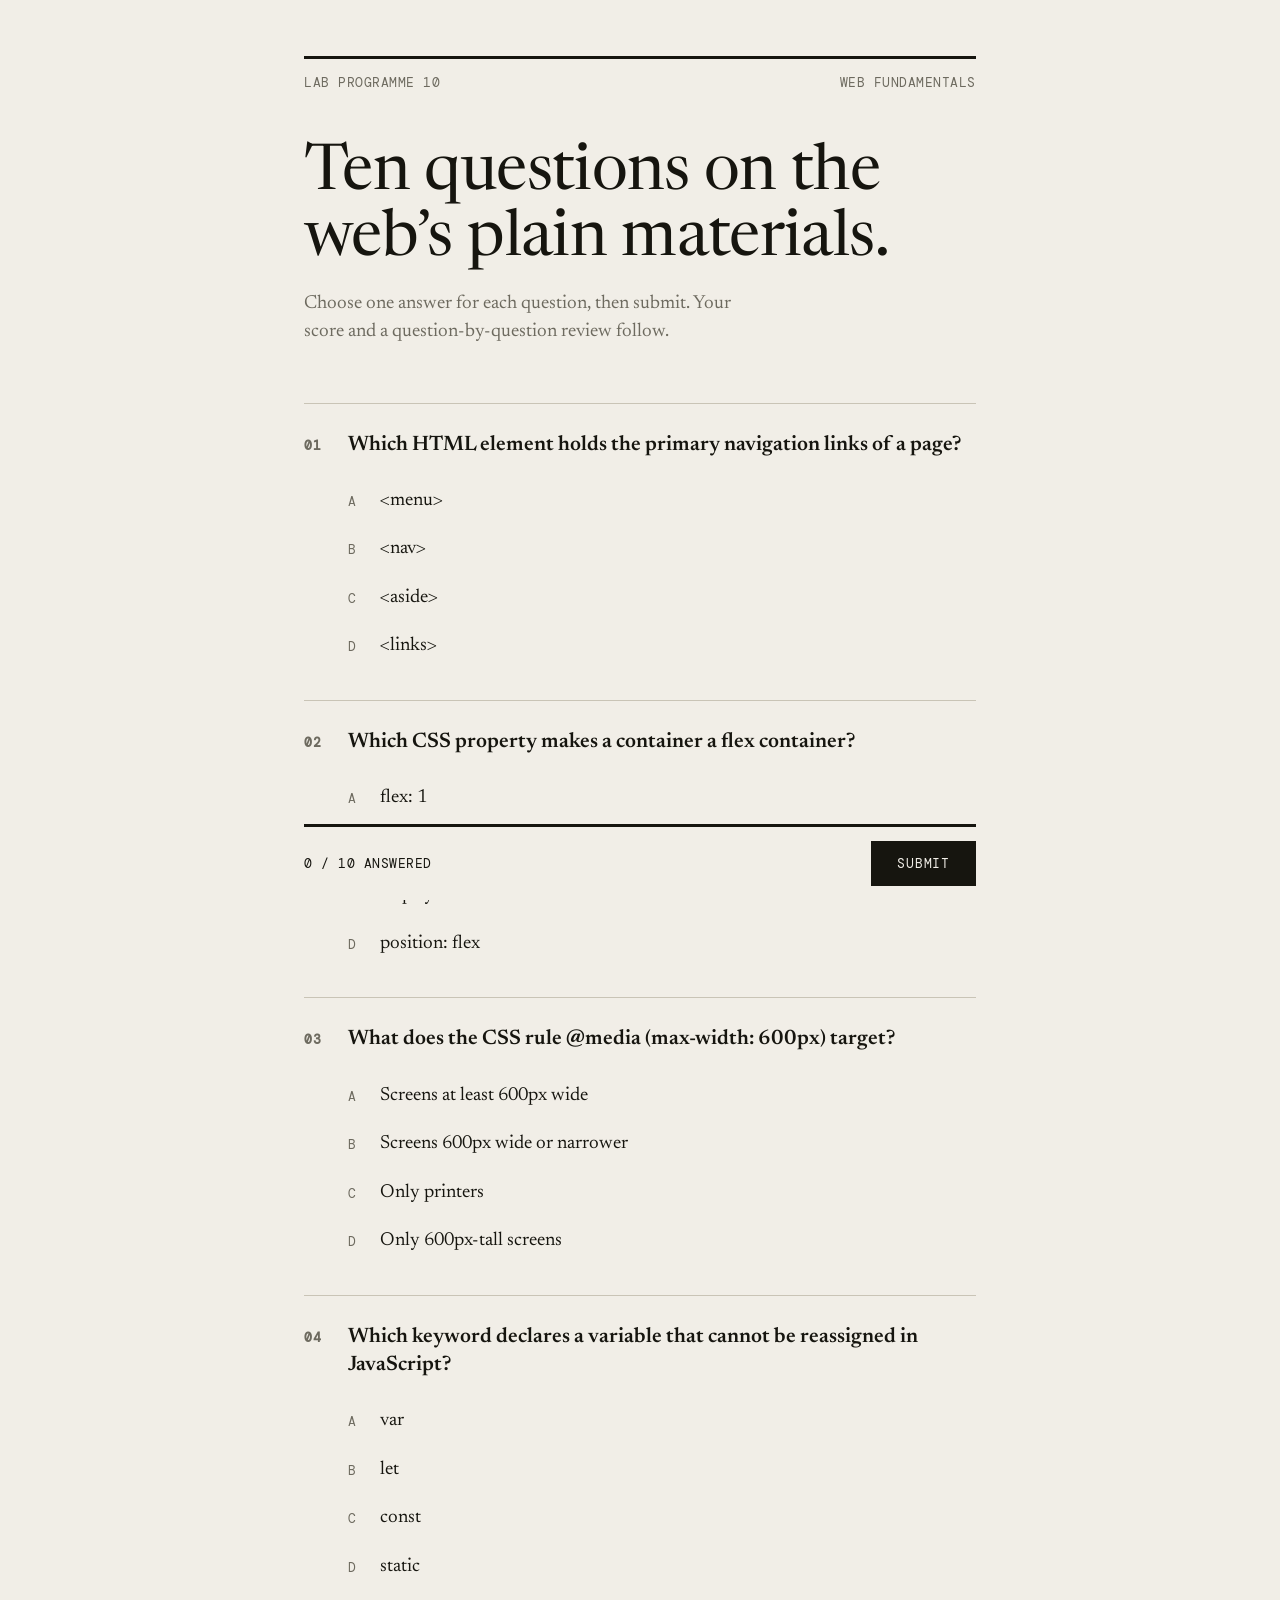
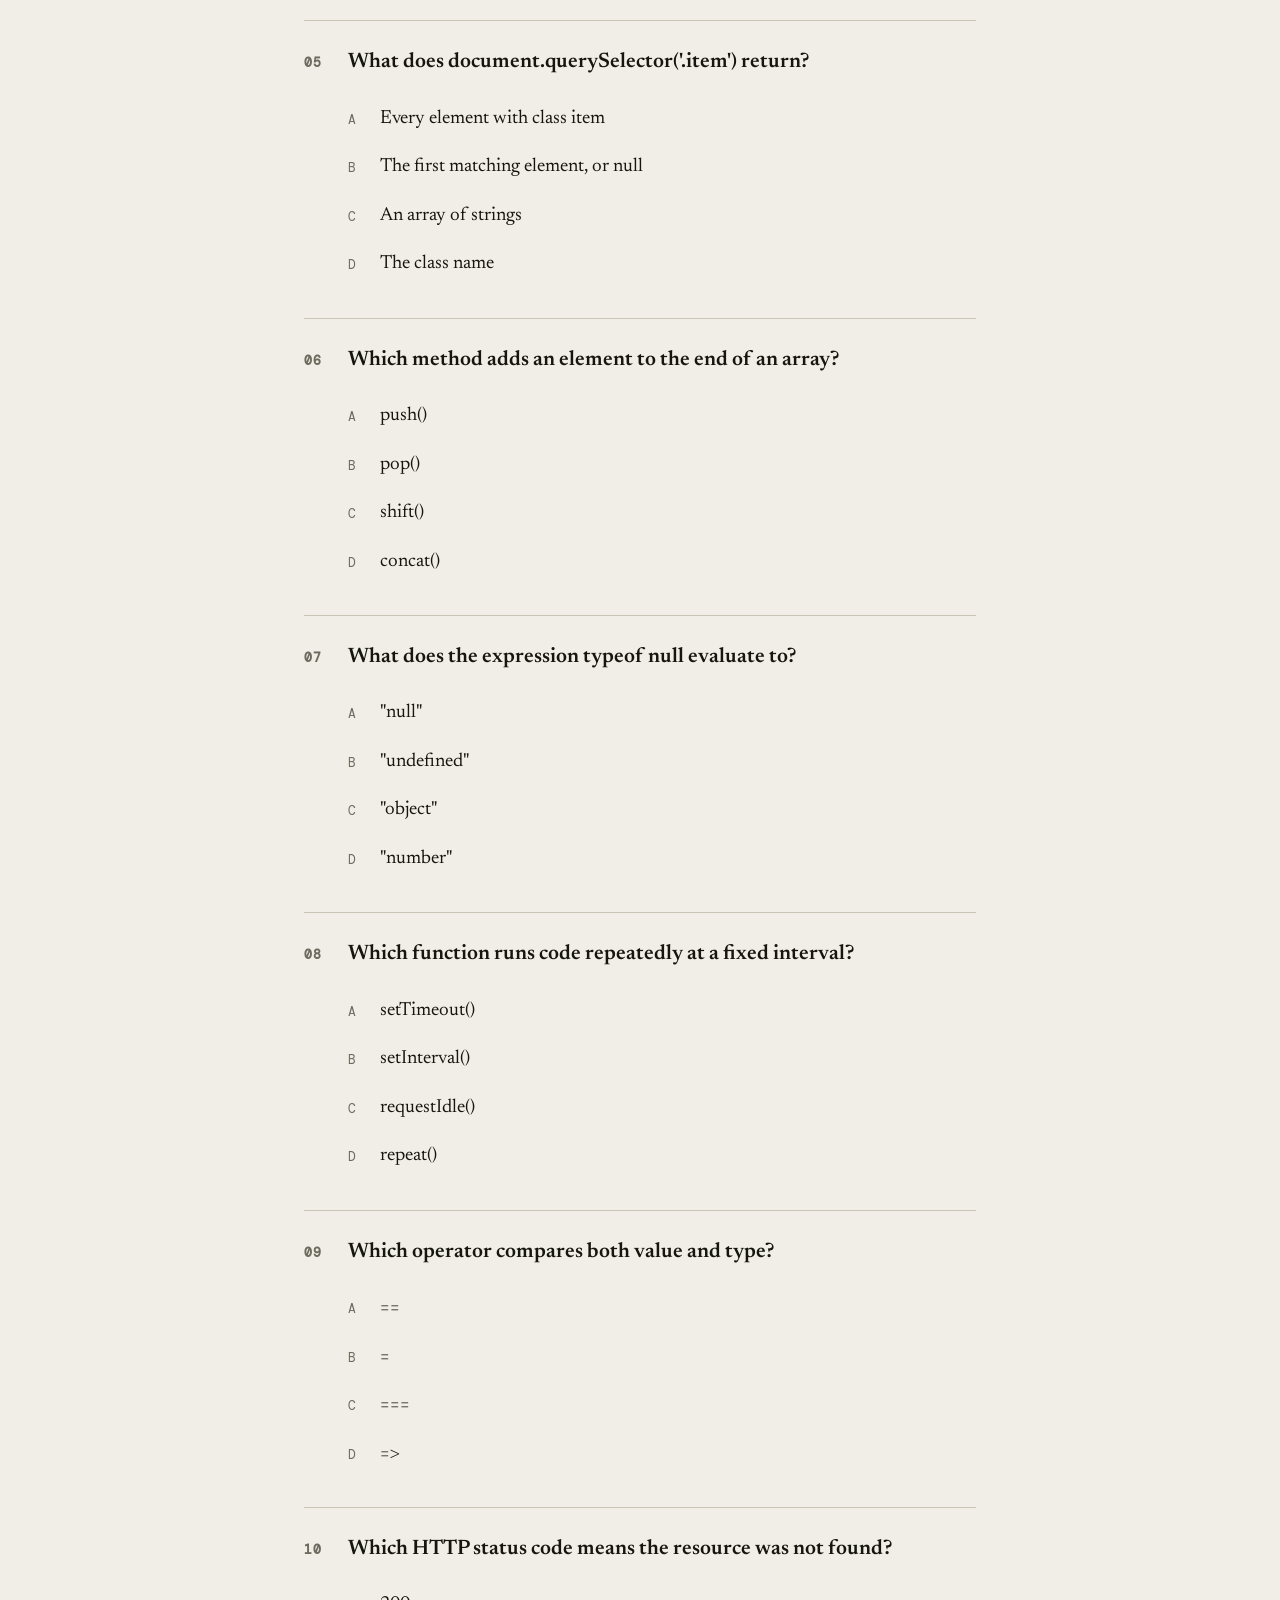
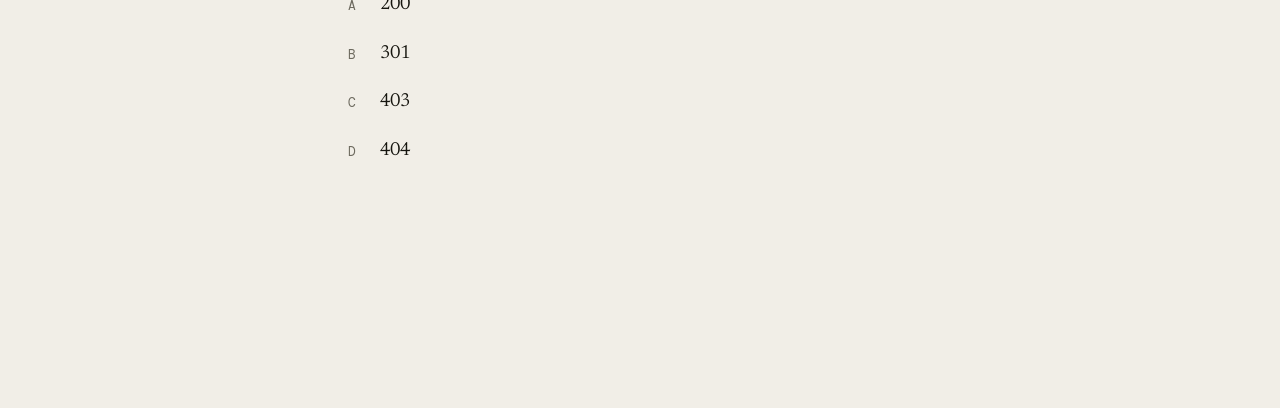
<file: 10. Quiz/index.html>
<!DOCTYPE html>
<html lang="en">

<head>
  <meta charset="utf-8">
  <meta name="viewport" content="width=device-width, initial-scale=1, viewport-fit=cover">
  <title>Web Fundamentals Quiz</title>
  <link rel="stylesheet"
    href="https://fonts.googleapis.com/css2?family=Newsreader:opsz,wght@6..72,400;6..72,600&family=DM+Mono:wght@400;500&display=swap">
  <style>
    :root {
      --paper: #f1eee7;
      --ink: #16150f;
      --mute: #6d6a5f;
      --rule: #c9c4b6;
      --accent: #b3331d;
      --ok: #2f5d3a;
      box-sizing: border-box;
      padding-top: env(safe-area-inset-top, 0px);
      padding-bottom: env(safe-area-inset-bottom, 0px);
    }

    @media (prefers-color-scheme:dark) {
      :root:not([data-theme="light"]) {
        --paper: #14130f;
        --ink: #ebe7da;
        --mute: #9a9585;
        --rule: #3a372e;
        --accent: #e0654d;
        --ok: #7fb48a;
        color-scheme: dark
      }
    }

    :root[data-theme="dark"] {
      --paper: #14130f;
      --ink: #ebe7da;
      --mute: #9a9585;
      --rule: #3a372e;
      --accent: #e0654d;
      --ok: #7fb48a;
      color-scheme: dark
    }

    html {
      scroll-padding-top: env(safe-area-inset-top, 0px)
    }

    * {
      box-sizing: border-box
    }

    body {
      margin: 0;
      background: var(--paper);
      color: var(--ink);
      font-family: "Newsreader", Georgia, "Times New Roman", serif;
      font-size: 19px;
      line-height: 1.5
    }

    .mono {
      font-family: "DM Mono", ui-monospace, Menlo, Consolas, monospace;
      font-size: 13px;
      letter-spacing: .04em;
      text-transform: uppercase
    }

    main {
      max-width: 720px;
      margin: 0 auto;
      padding: 56px 24px 96px
    }

    header {
      border-top: 3px solid var(--ink);
      padding-top: 14px;
      display: flex;
      justify-content: space-between;
      gap: 16px;
      color: var(--mute)
    }

    h1 {
      font-weight: 400;
      font-size: clamp(38px, 8vw, 64px);
      line-height: 1.04;
      margin: 48px 0 16px;
      letter-spacing: -.01em
    }

    .lede {
      color: var(--mute);
      margin: 0 0 56px;
      max-width: 46ch
    }

    .q {
      border-top: 1px solid var(--rule);
      padding: 28px 0 8px
    }

    .q h2 {
      font-weight: 600;
      font-size: 21px;
      line-height: 1.35;
      margin: 0 0 18px;
      display: grid;
      grid-template-columns: 44px 1fr
    }

    .q h2 .mono {
      color: var(--mute);
      padding-top: 5px
    }

    .opts {
      margin: 0 0 20px 44px;
      padding: 0;
      border: 0
    }

    .opt {
      display: grid;
      grid-template-columns: 32px 1fr;
      padding: 9px 0;
      cursor: pointer;
      border-bottom: 1px solid transparent
    }

    .opt input {
      position: absolute;
      opacity: 0;
      pointer-events: none
    }

    .opt .k {
      font-family: "DM Mono", monospace;
      font-size: 13px;
      color: var(--mute);
      padding-top: 5px
    }

    .opt span.t {
      border-bottom: 1px solid transparent
    }

    .opt:hover span.t {
      border-bottom-color: var(--mute)
    }

    .opt input:checked~.t {
      border-bottom: 2px solid var(--ink);
      font-weight: 600
    }

    .opt input:checked~.k {
      color: var(--ink)
    }

    .opt input:focus-visible~.t {
      outline: 2px solid var(--accent);
      outline-offset: 3px
    }

    .bar {
      position: sticky;
      bottom: 0;
      background: var(--paper);
      border-top: 3px solid var(--ink);
      padding: 14px 0 calc(14px + env(safe-area-inset-bottom, 0px));
      margin-top: 32px;
      display: flex;
      justify-content: space-between;
      align-items: center;
      gap: 16px
    }

    button {
      font-family: "DM Mono", ui-monospace, monospace;
      font-size: 13px;
      letter-spacing: .06em;
      text-transform: uppercase;
      background: var(--ink);
      color: var(--paper);
      border: 0;
      border-radius: 0;
      padding: 14px 26px;
      cursor: pointer
    }

    button:hover {
      background: var(--accent);
      color: #fff
    }

    button:disabled {
      background: transparent;
      color: var(--mute);
      border: 1px solid var(--rule);
      cursor: not-allowed
    }

    button.ghost {
      background: transparent;
      color: var(--ink);
      border: 1px solid var(--ink)
    }

    button.ghost:hover {
      background: var(--ink);
      color: var(--paper)
    }

    .msg {
      color: var(--accent);
      min-height: 1.4em
    }

    .score {
      display: flex;
      align-items: baseline;
      gap: 18px;
      border-top: 3px solid var(--ink);
      padding-top: 24px;
      margin-top: 40px
    }

    .score .n {
      font-size: clamp(96px, 24vw, 168px);
      line-height: .9;
      font-weight: 400;
      letter-spacing: -.03em
    }

    .score .d {
      font-size: clamp(28px, 6vw, 44px);
      color: var(--mute)
    }

    .verdict {
      font-size: 24px;
      margin: 8px 0 8px
    }

    .tally {
      display: flex;
      gap: 32px;
      color: var(--mute);
      margin: 20px 0 48px;
      flex-wrap: wrap
    }

    .tally b {
      color: var(--ink);
      font-weight: 500
    }

    .r {
      border-top: 1px solid var(--rule);
      padding: 22px 0
    }

    .r .head {
      display: grid;
      grid-template-columns: 44px 1fr;
      margin-bottom: 8px
    }

    .r .head p {
      margin: 0;
      font-weight: 600
    }

    .r .row {
      margin-left: 44px;
      display: grid;
      grid-template-columns: 120px 1fr;
      gap: 4px 12px;
      padding: 3px 0
    }

    .r .row .mono {
      color: var(--mute);
      padding-top: 4px
    }

    .good {
      color: var(--ok)
    }

    .bad {
      color: var(--accent)
    }

    .bad .t {
      text-decoration: line-through;
      text-decoration-thickness: 1px
    }

    .note {
      margin: 10px 0 0 44px;
      color: var(--mute);
      font-size: 17px
    }

    .hide {
      display: none
    }

    @media (max-width:520px) {
      body {
        font-size: 18px
      }

      .opts,
      .note,
      .r .row {
        margin-left: 0
      }

      .q h2,
      .r .head {
        grid-template-columns: 34px 1fr
      }

      .r .row {
        grid-template-columns: 1fr
      }
    }
  </style>
</head>

<body>
  <main>
    <header class="mono"><span>Lab Programme 10</span><span>Web Fundamentals</span></header>
    <h1>Ten questions on the web’s plain materials.</h1>
    <p class="lede">Choose one answer for each question, then submit. Your score and a question-by-question review
      follow.</p>

    <section id="quiz">
      <form id="form" novalidate></form>
      <div class="bar">
        <span class="mono" id="count">0 / 10 answered</span>
        <span class="msg mono" id="msg" role="status"></span>
        <button id="submit" type="button">Submit</button>
      </div>
    </section>

    <section id="result" class="hide" aria-live="polite"></section>
  </main>

  <script>
    const QUESTIONS = [
      { q: "Which HTML element holds the primary navigation links of a page?", o: ["<menu>", "<nav>", "<aside>", "<links>"], a: 1, n: "<nav> is the semantic landmark for major navigation blocks." },
      { q: "Which CSS property makes a container a flex container?", o: ["flex: 1", "align-items: center", "display: flex", "position: flex"], a: 2, n: "Flexbox begins with display: flex on the parent." },
      { q: "What does the CSS rule @media (max-width: 600px) target?", o: ["Screens at least 600px wide", "Screens 600px wide or narrower", "Only printers", "Only 600px-tall screens"], a: 1, n: "max-width applies the rules up to and including that width." },
      { q: "Which keyword declares a variable that cannot be reassigned in JavaScript?", o: ["var", "let", "const", "static"], a: 2, n: "const prevents reassignment of the binding." },
      { q: "What does document.querySelector('.item') return?", o: ["Every element with class item", "The first matching element, or null", "An array of strings", "The class name"], a: 1, n: "querySelectorAll returns all matches; querySelector returns the first." },
      { q: "Which method adds an element to the end of an array?", o: ["push()", "pop()", "shift()", "concat()"], a: 0, n: "push() appends and returns the new length." },
      { q: "What does the expression typeof null evaluate to?", o: ["\"null\"", "\"undefined\"", "\"object\"", "\"number\""], a: 2, n: "A long-standing quirk of the language." },
      { q: "Which function runs code repeatedly at a fixed interval?", o: ["setTimeout()", "setInterval()", "requestIdle()", "repeat()"], a: 1, n: "setInterval repeats until clearInterval is called." },
      { q: "Which operator compares both value and type?", o: ["==", "=", "===", "=>"], a: 2, n: "=== performs strict equality without type coercion." },
      { q: "Which HTTP status code means the resource was not found?", o: ["200", "301", "403", "404"], a: 3, n: "404 Not Found; 403 is forbidden, 301 a permanent redirect." }
    ];
    const L = ["A", "B", "C", "D"];
    const form = document.getElementById("form");
    const count = document.getElementById("count");
    const msg = document.getElementById("msg");
    const esc = s => s.replace(/[&<>"]/g, c => ({ "&": "&amp;", "<": "&lt;", ">": "&gt;", '"': "&quot;" }[c]));
    const pad = n => String(n).padStart(2, "0");

    function render() {
      form.innerHTML = QUESTIONS.map((x, i) => `
    <fieldset class="q" style="border-left:0;border-right:0;border-bottom:0;margin:0;padding-inline:0;min-inline-size:0">
      <legend class="hide">Question ${i + 1}</legend>
      <h2><span class="mono">${pad(i + 1)}</span><span>${esc(x.q)}</span></h2>
      <div class="opts">${x.o.map((t, j) => `
        <label class="opt"><input type="radio" name="q${i}" value="${j}"><span class="k">${L[j]}</span><span class="t">${esc(t)}</span></label>`).join("")}
      </div>
    </fieldset>`).join("");
      update();
    }
    function answers() {
      return QUESTIONS.map((_, i) => { const c = form.querySelector(`input[name=q${i}]:checked`); return c ? +c.value : null });
    }
    function update() {
      const n = answers().filter(v => v !== null).length;
      count.textContent = `${n} / ${QUESTIONS.length} answered`;
      if (n === QUESTIONS.length) msg.textContent = "";
    }
    form.addEventListener("change", update);

    document.getElementById("submit").addEventListener("click", () => {
      const ans = answers();
      const first = ans.indexOf(null);
      if (first !== -1) {
        const left = ans.filter(v => v === null).length;
        msg.textContent = `${left} unanswered`;
        form.querySelectorAll(".q")[first].scrollIntoView({ behavior: "smooth", block: "center" });
        return;
      }
      showResult(ans);
    });

    function showResult(ans) {
      const total = QUESTIONS.length;
      const score = ans.reduce((s, v, i) => s + (v === QUESTIONS[i].a ? 1 : 0), 0);
      const pct = Math.round(score / total * 100);
      const verdict = pct === 100 ? "Flawless." : pct >= 80 ? "Strong result." : pct >= 60 ? "A solid pass." : pct >= 40 ? "Needs revision." : "Start from the basics again.";
      const review = QUESTIONS.map((x, i) => {
        const ok = ans[i] === x.a;
        return `<div class="r">
      <div class="head"><span class="mono ${ok ? "good" : "bad"}">${pad(i + 1)}</span><p>${esc(x.q)}</p></div>
      <div class="row ${ok ? "good" : "bad"}"><span class="mono">${ok ? "Correct" : "Your answer"}</span><span class="t">${L[ans[i]]}. ${esc(x.o[ans[i]])}</span></div>
      ${ok ? "" : `<div class="row good"><span class="mono">Correct answer</span><span>${L[x.a]}. ${esc(x.o[x.a])}</span></div>`}
      <p class="note">${esc(x.n)}</p>
    </div>`}).join("");
      const res = document.getElementById("result");
      res.innerHTML = `
    <div class="mono" style="color:var(--mute);margin-top:40px">Result</div>
    <div class="score"><span class="n">${score}</span><span class="d">/ ${total}</span></div>
    <p class="verdict">${verdict}</p>
    <div class="tally mono"><span>Correct <b>${score}</b></span><span>Incorrect <b>${total - score}</b></span><span>Score <b>${pct}%</b></span></div>
    ${review}
    <div class="bar" style="position:static"><span></span><button id="retry" type="button" class="ghost">Retake quiz</button></div>`;
      document.getElementById("quiz").classList.add("hide");
      res.classList.remove("hide");
      window.scrollTo({ top: 0 });
      document.getElementById("retry").onclick = () => {
        res.classList.add("hide"); document.getElementById("quiz").classList.remove("hide");
        msg.textContent = ""; render(); window.scrollTo({ top: 0 });
      };
    }
    render();
  </script>
</body>

</html>
</file>
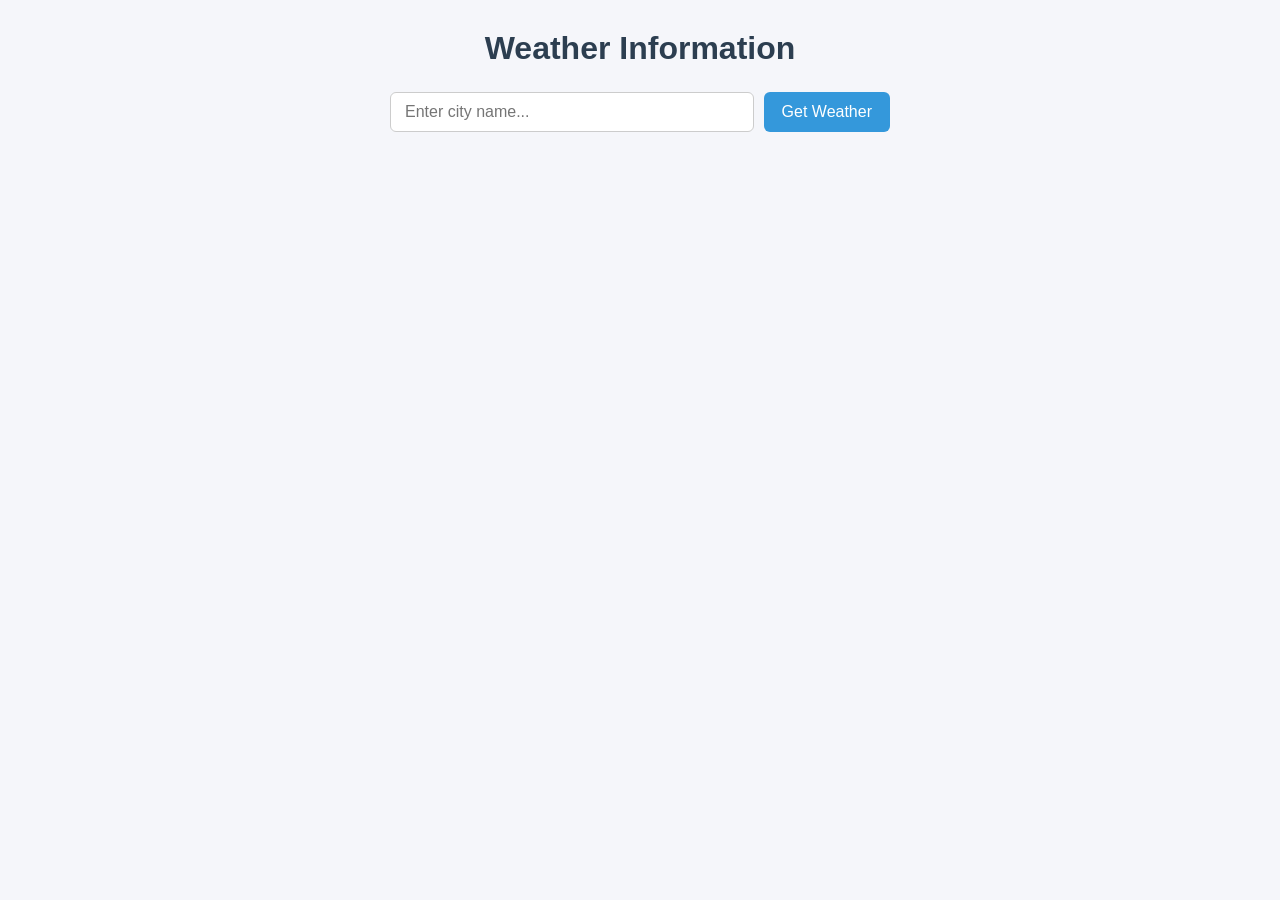
<file: 11. Weather/index.html>
<!DOCTYPE html>
<html lang="en">

<head>
  <meta charset="UTF-8">
  <meta name="viewport" content="width=device-width, initial-scale=1.0">
  <title>Weather Information App</title>
  <style>
    * {
      box-sizing: border-box;
      margin: 0;
      padding: 0;
      font-family: Arial, sans-serif;
    }

    body {
      background-color: #f5f6fa;
      color: #333;
      padding: 30px 20px;
    }

    .container {
      max-width: 500px;
      margin: 0 auto;
    }

    h1 {
      text-align: center;
      margin-bottom: 25px;
      color: #2c3e50;
    }

    .input-group {
      display: flex;
      gap: 10px;
      margin-bottom: 20px;
    }

    .input-group input {
      flex: 1;
      padding: 10px 14px;
      font-size: 16px;
      border: 1px solid #ccc;
      border-radius: 6px;
      outline: none;
    }

    .input-group input:focus {
      border-color: #3498db;
    }

    .input-group button {
      padding: 10px 18px;
      font-size: 16px;
      background-color: #3498db;
      color: #ffffff;
      border: none;
      border-radius: 6px;
      cursor: pointer;
    }

    .input-group button:hover {
      background-color: #2980b9;
    }

    .error-msg {
      color: #e74c3c;
      font-size: 14px;
      text-align: center;
      margin-bottom: 15px;
      min-height: 20px;
    }

    .weather-card {
      background-color: #ffffff;
      padding: 25px;
      border-radius: 8px;
      border: 1px solid #e1e4e8;
      box-shadow: 0 2px 4px rgba(0, 0, 0, 0.05);
      text-align: center;
    }

    .weather-card h2 {
      font-size: 24px;
      color: #2c3e50;
      margin-bottom: 10px;
    }

    .weather-card .temp {
      font-size: 38px;
      font-weight: bold;
      color: #2c3e50;
      margin-bottom: 15px;
    }

    .weather-card p {
      font-size: 16px;
      color: #555;
      margin-bottom: 8px;
      text-transform: capitalize;
    }

    .loading {
      text-align: center;
      color: #7f8c8d;
      font-size: 16px;
      padding: 20px;
    }
  </style>
</head>

<body>
  <div class="container">
    <h1>Weather Information</h1>

    <div class="input-group">
      <input type="text" id="cityInput" placeholder="Enter city name...">
      <button id="searchBtn">Get Weather</button>
    </div>

    <div id="errorMessage" class="error-msg"></div>
    <div id="weatherContainer"></div>
  </div>

  <script>
    const API_KEY = "506cc305a262349e670315eeb8fe59c2";
    const BASE_URL = "https://api.openweathermap.org/data/2.5/weather";

    const cityInput = document.getElementById("cityInput");
    const searchBtn = document.getElementById("searchBtn");
    const weatherContainer = document.getElementById("weatherContainer");
    const errorMessage = document.getElementById("errorMessage");

    function displayError(message) {
      weatherContainer.innerHTML = "";
      errorMessage.textContent = message;
    }

    function displayWeather(data) {
      errorMessage.textContent = "";
      const cityName = data.name;
      const temperature = data.main.temp;
      const humidity = data.main.humidity;
      const condition = data.weather[0].description;

      weatherContainer.innerHTML = `
        <div class="weather-card">
          <h2>${cityName}</h2>
          <p class="temp">${temperature} °C</p>
          <p><strong>Condition:</strong> ${condition}</p>
          <p><strong>Humidity:</strong> ${humidity}%</p>
        </div>
      `;
    }

    async function fetchWeather(city) {
      try {
        weatherContainer.innerHTML = '<p class="loading">Loading weather data...</p>';
        const url = `${BASE_URL}?q=${city}&appid=${API_KEY}&units=metric`;
        const response = await fetch(url);
        if (!response.ok) {
          throw new Error("City not found or weather data unavailable.");
        }
        const data = await response.json();
        displayWeather(data);
      } catch (error) {
        displayError(error.message);
      }
    }

    function handleSearch() {
      const city = cityInput.value.trim();
      if (city === "") {
        displayError("Please enter a valid city name.");
        return;
      }
      fetchWeather(city);
    }

    searchBtn.addEventListener("click", handleSearch);
    cityInput.addEventListener("keypress", function (event) {
      if (event.key === "Enter") {
        handleSearch();
      }
    });
  </script>
</body>

</html>
</file>
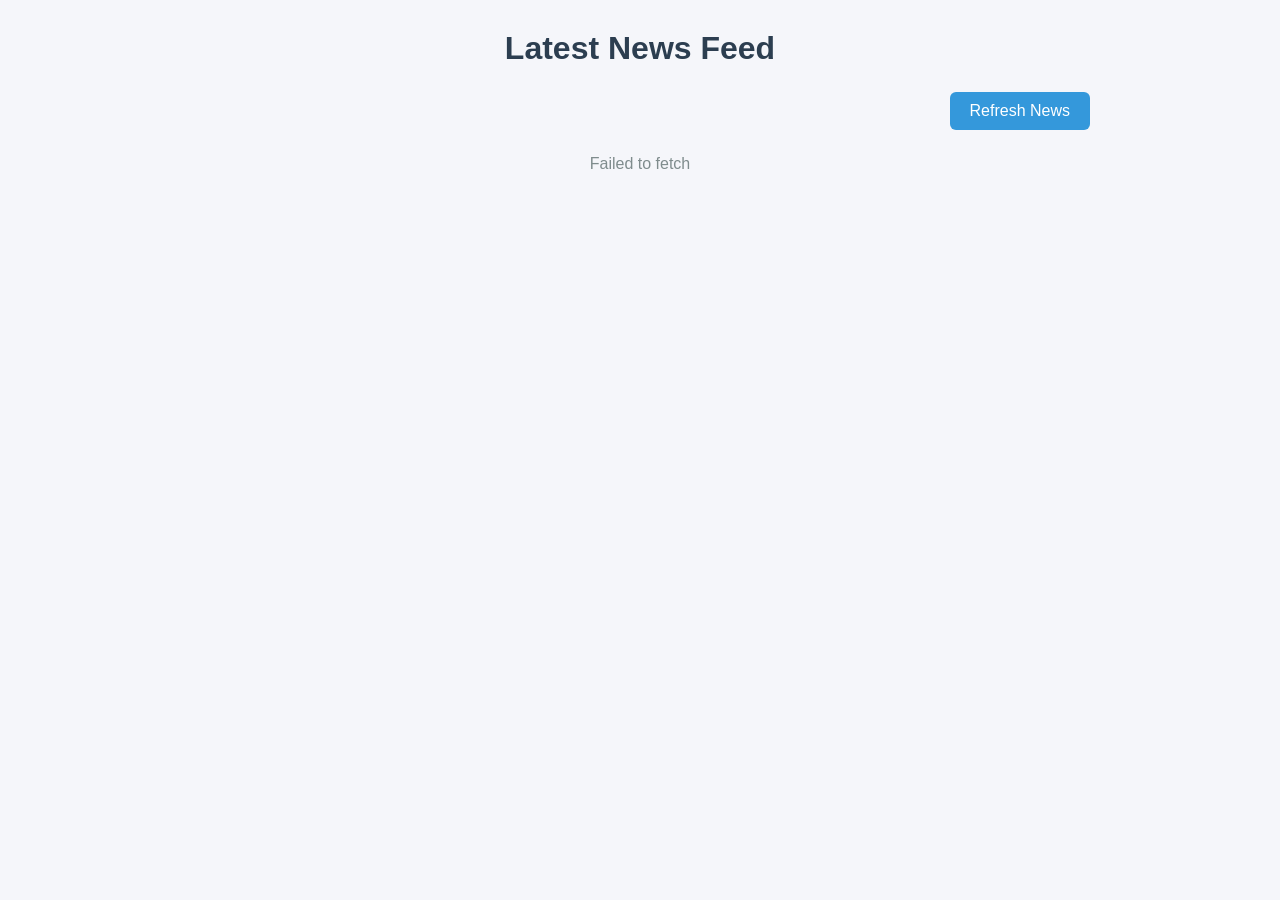
<file: 12. News/index.html>
<!DOCTYPE html>
<html lang="en">
<head>
  <meta charset="UTF-8">
  <meta name="viewport" content="width=device-width, initial-scale=1.0">
  <title>News Feed Application</title>
  <style>
    * {
      box-sizing: border-box;
      margin: 0;
      padding: 0;
      font-family: Arial, sans-serif;
    }

    body {
      background-color: #f5f6fa;
      color: #333;
      padding: 30px 20px;
    }

    .container {
      max-width: 900px;
      margin: 0 auto;
    }

    h1 {
      text-align: center;
      margin-bottom: 25px;
      color: #2c3e50;
    }

    .controls {
      display: flex;
      justify-content: flex-end;
      margin-bottom: 25px;
    }

    .controls button {
      padding: 10px 20px;
      font-size: 16px;
      background-color: #3498db;
      color: #ffffff;
      border: none;
      border-radius: 6px;
      cursor: pointer;
    }

    .controls button:hover {
      background-color: #2980b9;
    }

    .status-msg {
      text-align: center;
      font-size: 16px;
      color: #7f8c8d;
      margin-bottom: 20px;
      min-height: 24px;
    }

    .news-container {
      display: grid;
      grid-template-columns: repeat(auto-fill, minmax(260px, 1fr));
      gap: 20px;
    }

    .news-card {
      background-color: #ffffff;
      border-radius: 8px;
      border: 1px solid #e1e4e8;
      box-shadow: 0 2px 4px rgba(0, 0, 0, 0.05);
      overflow: hidden;
      display: flex;
      flex-direction: column;
    }

    .news-card img {
      width: 100%;
      height: 160px;
      object-fit: cover;
      background-color: #eee;
    }

    .news-card h3 {
      font-size: 17px;
      color: #2c3e50;
      padding: 15px 15px 8px;
      line-height: 1.3;
    }

    .news-desc {
      font-size: 14px;
      color: #666;
      padding: 0 15px 12px;
      flex: 1;
      line-height: 1.4;
    }

    .news-meta {
      font-size: 12px;
      color: #888;
      padding: 10px 15px;
      border-top: 1px solid #f0f0f0;
      background-color: #fafbfc;
    }
  </style>
</head>
<body>
  <div class="container">
    <h1>Latest News Feed</h1>

    <div class="controls">
      <button id="refreshBtn">Refresh News</button>
    </div>

    <div id="statusMessage" class="status-msg"></div>
    <div id="newsContainer" class="news-container"></div>
  </div>

  <script>
    const newsContainer = document.getElementById("newsContainer");
    const refreshBtn = document.getElementById("refreshBtn");
    const statusMessage = document.getElementById("statusMessage");

    let currentOffset = 0;

    function formatDate(isoString) {
      const date = new Date(isoString);
      return date.toLocaleDateString();
    }

    function displayArticles(articles) {
      newsContainer.innerHTML = "";
      if (!articles || articles.length === 0) {
        statusMessage.textContent = "No news articles available.";
        return;
      }
      statusMessage.textContent = "";

      articles.forEach(function(article) {
        const card = document.createElement("div");
        card.className = "news-card";

        const img = document.createElement("img");
        img.src = article.urlToImage || "https://images.unsplash.com/photo-1504711434969-e33886168f5c?w=400";
        img.alt = article.title || "News Image";
        img.onerror = function() {
          this.src = "https://images.unsplash.com/photo-1504711434969-e33886168f5c?w=400";
        };

        const title = document.createElement("h3");
        title.textContent = article.title || "No Title";

        const desc = document.createElement("p");
        desc.className = "news-desc";
        desc.textContent = article.description || "No description available.";

        const meta = document.createElement("div");
        meta.className = "news-meta";
        const sourceName = article.source && article.source.name ? article.source.name : "News Source";
        const publishedDate = article.publishedAt ? formatDate(article.publishedAt) : "";
        meta.textContent = `${sourceName} • ${publishedDate}`;

        card.appendChild(img);
        card.appendChild(title);
        card.appendChild(desc);
        card.appendChild(meta);

        newsContainer.appendChild(card);
      });
    }

    async function fetchNews() {
      try {
        newsContainer.innerHTML = "";
        statusMessage.textContent = "Loading latest news...";

        const url = `https://api.spaceflightnewsapi.net/v4/articles/?limit=6&offset=${currentOffset}&_t=${Date.now()}`;
        const response = await fetch(url);
        if (!response.ok) {
          throw new Error("Failed to retrieve news articles.");
        }

        const data = await response.json();
        const articles = data.results.map(function(item) {
          return {
            title: item.title,
            description: item.summary,
            urlToImage: item.image_url,
            source: { name: item.news_site },
            publishedAt: item.published_at
          };
        });

        displayArticles(articles);

        currentOffset = (currentOffset + 6) % 60;
      } catch (error) {
        newsContainer.innerHTML = "";
        statusMessage.textContent = error.message;
      }
    }

    refreshBtn.addEventListener("click", fetchNews);
    fetchNews();
  </script>
</body>
</html>
</file>
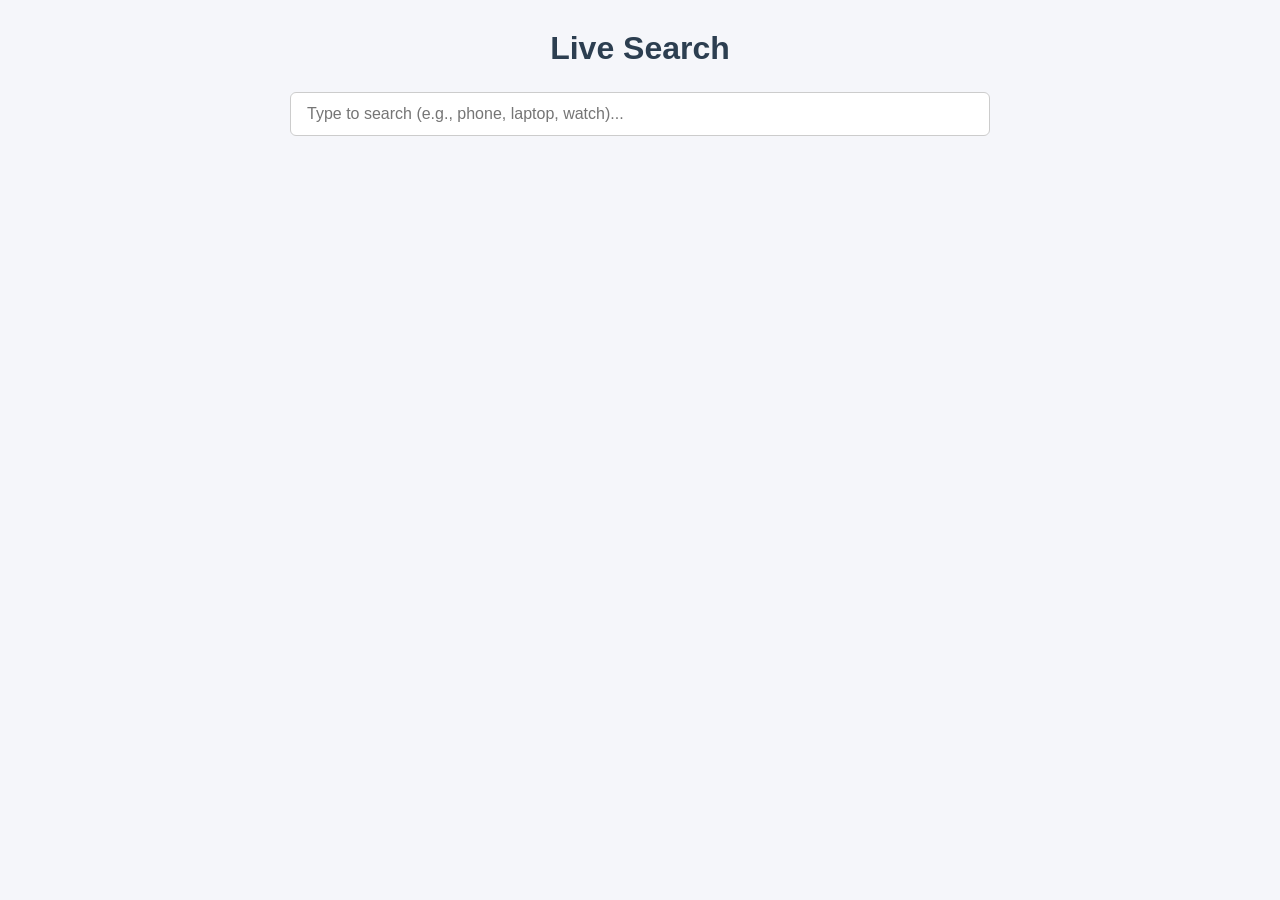
<file: 13. Search/index.html>
<!DOCTYPE html>
<html lang="en">
<head>
  <meta charset="UTF-8">
  <meta name="viewport" content="width=device-width, initial-scale=1.0">
  <title>Live Search with Debounce</title>
  <style>
    * {
      box-sizing: border-box;
      margin: 0;
      padding: 0;
      font-family: Arial, sans-serif;
    }

    body {
      background-color: #f5f6fa;
      color: #333;
      padding: 30px 20px;
    }

    .container {
      max-width: 700px;
      margin: 0 auto;
    }

    h1 {
      text-align: center;
      margin-bottom: 25px;
      color: #2c3e50;
    }

    .search-box {
      margin-bottom: 20px;
    }

    .search-box input {
      width: 100%;
      padding: 12px 16px;
      font-size: 16px;
      border: 1px solid #ccc;
      border-radius: 6px;
      outline: none;
      background-color: #ffffff;
    }

    .search-box input:focus {
      border-color: #3498db;
    }

    .status-msg {
      text-align: center;
      font-size: 15px;
      color: #7f8c8d;
      margin-bottom: 20px;
      min-height: 22px;
    }

    .results-container {
      display: flex;
      flex-direction: column;
      gap: 12px;
    }

    .result-card {
      background-color: #ffffff;
      padding: 18px 20px;
      border-radius: 8px;
      border: 1px solid #e1e4e8;
      box-shadow: 0 2px 4px rgba(0, 0, 0, 0.05);
    }

    .result-card h3 {
      font-size: 17px;
      color: #2c3e50;
      margin-bottom: 6px;
    }

    .result-card p {
      font-size: 14px;
      color: #555;
      line-height: 1.4;
    }
  </style>
</head>
<body>
  <div class="container">
    <h1>Live Search</h1>

    <div class="search-box">
      <input type="text" id="searchInput" placeholder="Type to search (e.g., phone, laptop, watch)...">
    </div>

    <div id="statusMessage" class="status-msg"></div>
    <div id="resultsContainer" class="results-container"></div>
  </div>

  <script>
    const API_URL = "https://dummyjson.com/products/search";
    let debounceTimer = null;

    const searchInput = document.getElementById("searchInput");
    const resultsContainer = document.getElementById("resultsContainer");
    const statusMessage = document.getElementById("statusMessage");

    function displayResults(items) {
      resultsContainer.innerHTML = "";
      const list = Array.isArray(items) ? items : (items.products || items.results || []);

      if (!list || list.length === 0) {
        statusMessage.textContent = "No matching records found.";
        return;
      }
      statusMessage.textContent = "";

      list.forEach(function(item) {
        const itemCard = document.createElement("div");
        itemCard.className = "result-card";

        const title = document.createElement("h3");
        title.textContent = item.title;

        const details = document.createElement("p");
        details.textContent = item.description || `Category: ${item.category} • Price: $${item.price}`;

        itemCard.appendChild(title);
        itemCard.appendChild(details);
        resultsContainer.appendChild(itemCard);
      });
    }

    async function fetchSearchResults(query) {
      try {
        statusMessage.textContent = "Searching...";
        const response = await fetch(API_URL + "?q=" + encodeURIComponent(query));
        if (!response.ok) {
          throw new Error("Unable to retrieve search results.");
        }
        const data = await response.json();
        displayResults(data);
      } catch (error) {
        resultsContainer.innerHTML = "";
        statusMessage.textContent = error.message;
      }
    }

    function handleLiveInput() {
      clearTimeout(debounceTimer);
      const query = searchInput.value.trim();
      if (query === "") {
        resultsContainer.innerHTML = "";
        statusMessage.textContent = "";
        return;
      }
      debounceTimer = setTimeout(function() {
        fetchSearchResults(query);
      }, 300);
    }

    searchInput.addEventListener("input", handleLiveInput);
  </script>
</body>
</html>
</file>
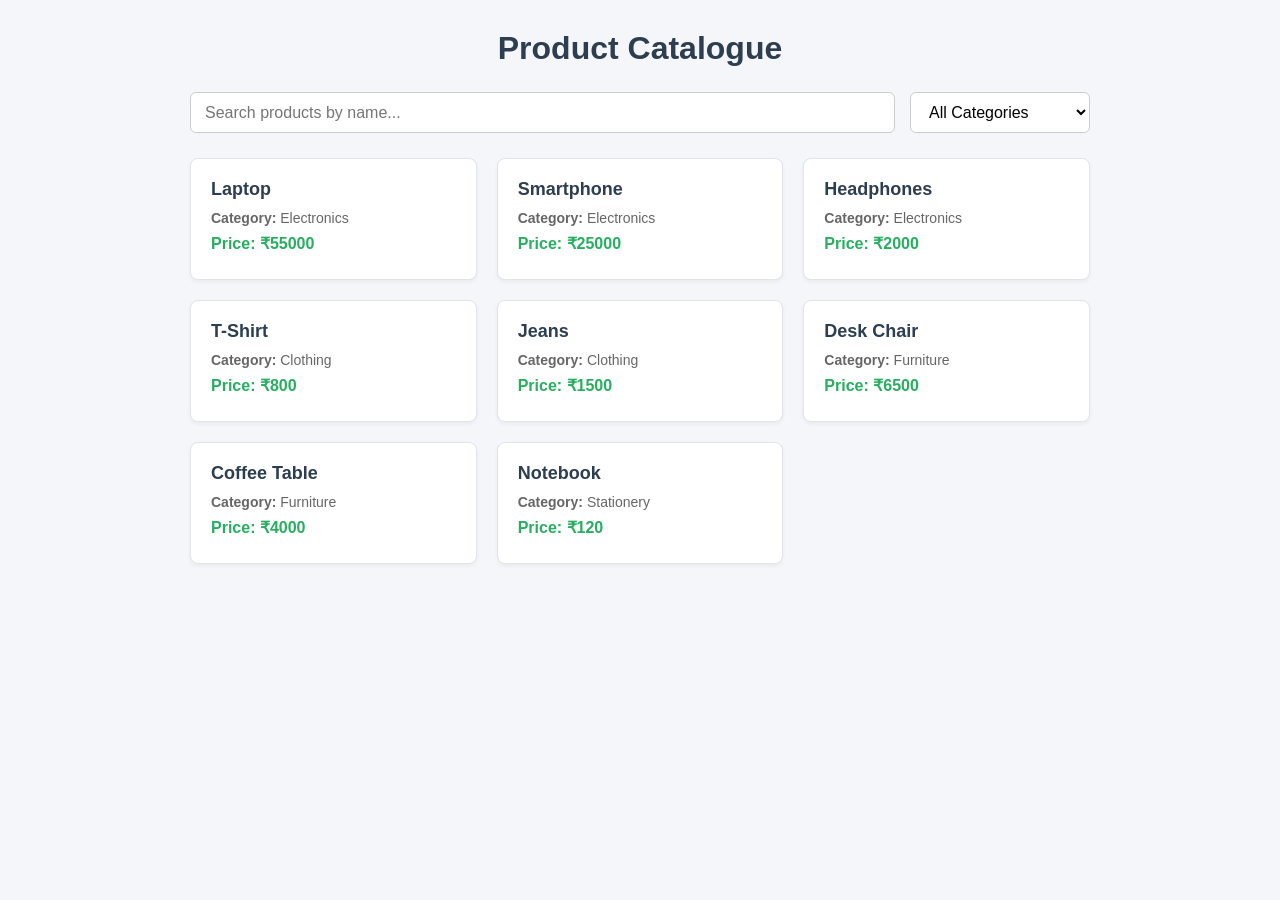
<file: 6. Product Catalogue/index.html>
<!DOCTYPE html>
<html lang="en">
<head>
  <meta charset="UTF-8">
  <meta name="viewport" content="width=device-width, initial-scale=1.0">
  <title>Product Catalogue</title>
  <style>
    * {
      box-sizing: border-box;
      margin: 0;
      padding: 0;
      font-family: Arial, sans-serif;
    }

    body {
      background-color: #f5f6fa;
      color: #333;
      padding: 30px 20px;
    }

    .container {
      max-width: 900px;
      margin: 0 auto;
    }

    h1 {
      text-align: center;
      margin-bottom: 25px;
      color: #2c3e50;
    }

    .controls {
      display: flex;
      gap: 15px;
      margin-bottom: 25px;
      flex-wrap: wrap;
    }

    .controls input,
    .controls select {
      padding: 10px 14px;
      font-size: 16px;
      border: 1px solid #ccc;
      border-radius: 6px;
      outline: none;
    }

    .controls input {
      flex: 1;
      min-width: 220px;
    }

    .controls select {
      min-width: 180px;
      background-color: #fff;
    }

    .controls input:focus,
    .controls select:focus {
      border-color: #3498db;
    }

    .product-container {
      display: grid;
      grid-template-columns: repeat(auto-fill, minmax(250px, 1fr));
      gap: 20px;
    }

    .product-card {
      background-color: #ffffff;
      padding: 20px;
      border-radius: 8px;
      border: 1px solid #e1e4e8;
      box-shadow: 0 2px 4px rgba(0, 0, 0, 0.05);
    }

    .product-card h3 {
      font-size: 18px;
      margin-bottom: 10px;
      color: #2c3e50;
    }

    .product-card p {
      font-size: 14px;
      margin-bottom: 6px;
      color: #666;
    }

    .product-card .price {
      font-size: 16px;
      font-weight: bold;
      color: #27ae60;
      margin-top: 8px;
    }

    .no-products {
      grid-column: 1 / -1;
      text-align: center;
      padding: 40px;
      font-size: 18px;
      color: #7f8c8d;
    }
  </style>
</head>
<body>
  <div class="container">
    <h1>Product Catalogue</h1>

    <div class="controls">
      <input type="text" id="searchInput" placeholder="Search products by name...">
      <select id="categoryFilter">
        <option value="All">All Categories</option>
        <option value="Electronics">Electronics</option>
        <option value="Clothing">Clothing</option>
        <option value="Furniture">Furniture</option>
        <option value="Stationery">Stationery</option>
      </select>
    </div>

    <div id="productContainer" class="product-container"></div>
  </div>

  <script>
    const products = [
      { name: "Laptop", price: 55000, category: "Electronics" },
      { name: "Smartphone", price: 25000, category: "Electronics" },
      { name: "Headphones", price: 2000, category: "Electronics" },
      { name: "T-Shirt", price: 800, category: "Clothing" },
      { name: "Jeans", price: 1500, category: "Clothing" },
      { name: "Desk Chair", price: 6500, category: "Furniture" },
      { name: "Coffee Table", price: 4000, category: "Furniture" },
      { name: "Notebook", price: 120, category: "Stationery" }
    ];

    const searchInput = document.getElementById("searchInput");
    const categoryFilter = document.getElementById("categoryFilter");
    const productContainer = document.getElementById("productContainer");

    function displayProducts(productList) {
      productContainer.innerHTML = "";
      if (productList.length === 0) {
        productContainer.innerHTML = '<p class="no-products">No matching products found.</p>';
      } else {
        productList.forEach(function(product) {
          const card = document.createElement("div");
          card.className = "product-card";
          card.innerHTML = `
            <h3>${product.name}</h3>
            <p><strong>Category:</strong> ${product.category}</p>
            <p class="price">Price: ₹${product.price}</p>
          `;
          productContainer.appendChild(card);
        });
      }
    }

    function filterProducts() {
      const searchQuery = searchInput.value.toLowerCase();
      const selectedCategory = categoryFilter.value;
      const filteredProducts = products.filter(function(product) {
        const matchesCategory = selectedCategory === "All" || product.category === selectedCategory;
        const matchesSearch = product.name.toLowerCase().includes(searchQuery);
        return matchesCategory && matchesSearch;
      });
      displayProducts(filteredProducts);
    }

    searchInput.addEventListener("input", filterProducts);
    categoryFilter.addEventListener("change", filterProducts);
    displayProducts(products);
  </script>
</body>
</html>
</file>
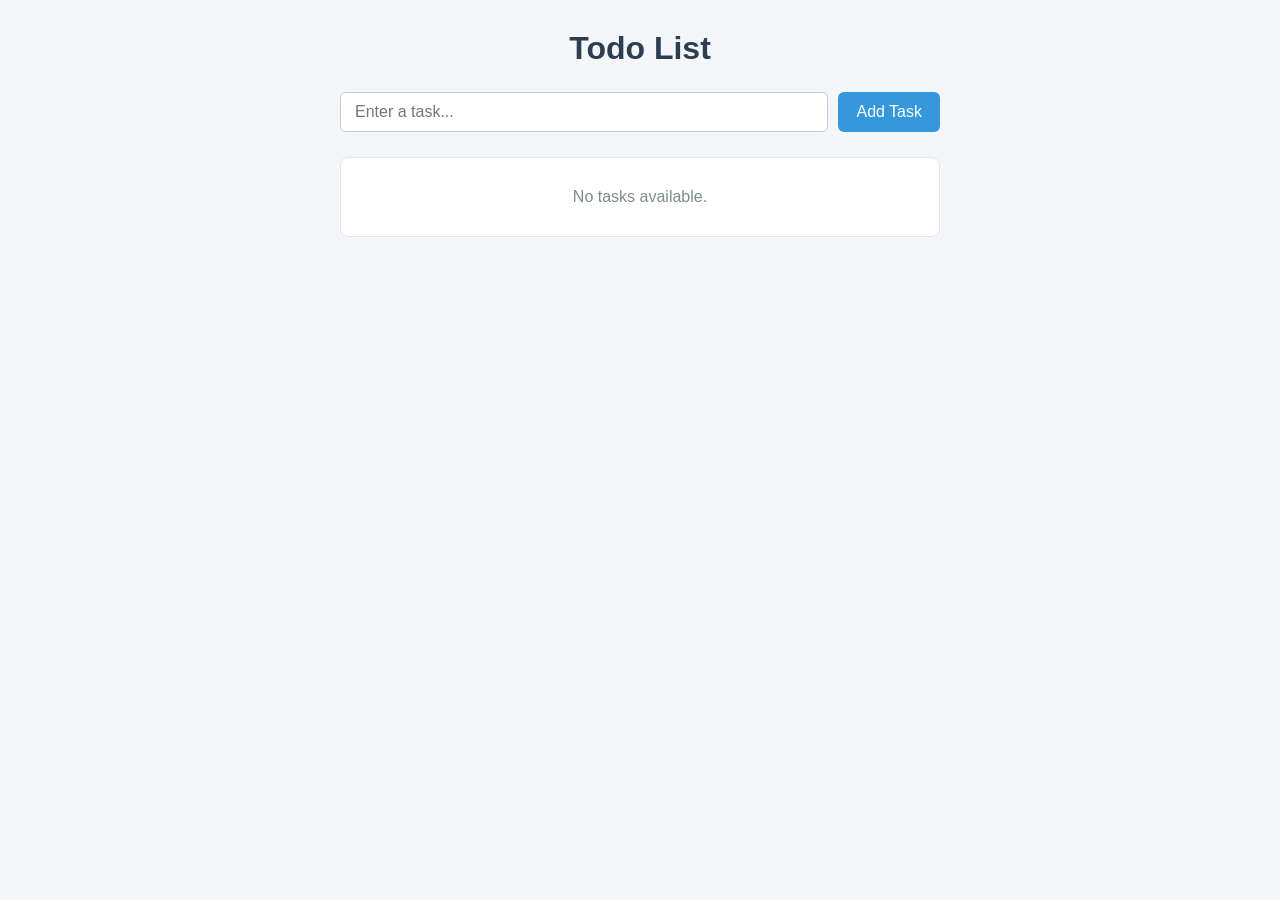
<file: 7. Todo List/index.html>
<!DOCTYPE html>
<html lang="en">
<head>
  <meta charset="UTF-8">
  <meta name="viewport" content="width=device-width, initial-scale=1.0">
  <title>Todo List</title>
  <style>
    * {
      box-sizing: border-box;
      margin: 0;
      padding: 0;
      font-family: Arial, sans-serif;
    }

    body {
      background-color: #f5f6fa;
      color: #333;
      padding: 30px 20px;
    }

    .container {
      max-width: 600px;
      margin: 0 auto;
    }

    h1 {
      text-align: center;
      margin-bottom: 25px;
      color: #2c3e50;
    }

    .input-group {
      display: flex;
      gap: 10px;
      margin-bottom: 25px;
    }

    .input-group input {
      flex: 1;
      padding: 10px 14px;
      font-size: 16px;
      border: 1px solid #ccc;
      border-radius: 6px;
      outline: none;
    }

    .input-group input:focus {
      border-color: #3498db;
    }

    .input-group button {
      padding: 10px 18px;
      font-size: 16px;
      background-color: #3498db;
      color: #ffffff;
      border: none;
      border-radius: 6px;
      cursor: pointer;
    }

    .input-group button:hover {
      background-color: #2980b9;
    }

    .task-list {
      list-style: none;
      display: flex;
      flex-direction: column;
      gap: 12px;
    }

    .task-item {
      background-color: #ffffff;
      padding: 15px 20px;
      border-radius: 8px;
      border: 1px solid #e1e4e8;
      box-shadow: 0 2px 4px rgba(0, 0, 0, 0.05);
      display: flex;
      justify-content: space-between;
      align-items: center;
    }

    .task-text {
      font-size: 16px;
      color: #2c3e50;
      flex: 1;
      margin-right: 15px;
      word-break: break-word;
    }

    .task-item.completed .task-text {
      text-decoration: line-through;
      color: #888888;
    }

    .btn-group {
      display: flex;
      gap: 8px;
    }

    .btn-group button {
      padding: 6px 12px;
      font-size: 14px;
      border: none;
      border-radius: 4px;
      cursor: pointer;
    }

    .toggle-btn {
      background-color: #2ecc71;
      color: #ffffff;
    }

    .toggle-btn:hover {
      background-color: #27ae60;
    }

    .delete-btn {
      background-color: #e74c3c;
      color: #ffffff;
    }

    .delete-btn:hover {
      background-color: #c0392b;
    }

    .no-tasks {
      text-align: center;
      padding: 30px;
      font-size: 16px;
      color: #7f8c8d;
      background-color: #ffffff;
      border-radius: 8px;
      border: 1px solid #e1e4e8;
    }
  </style>
</head>
<body>
  <div class="container">
    <h1>Todo List</h1>

    <div class="input-group">
      <input type="text" id="taskInput" placeholder="Enter a task...">
      <button id="addBtn">Add Task</button>
    </div>

    <ul id="taskList" class="task-list"></ul>
  </div>

  <script>
    let tasks = JSON.parse(localStorage.getItem("tasks")) || [];

    const taskInput = document.getElementById("taskInput");
    const addBtn = document.getElementById("addBtn");
    const taskList = document.getElementById("taskList");

    function saveTasks() {
      localStorage.setItem("tasks", JSON.stringify(tasks));
    }

    function renderTasks() {
      taskList.innerHTML = "";
      if (tasks.length === 0) {
        taskList.innerHTML = '<li class="no-tasks">No tasks available.</li>';
      } else {
        tasks.forEach(function(task, index) {
          const li = document.createElement("li");
          li.className = "task-item" + (task.completed ? " completed" : "");

          const span = document.createElement("span");
          span.className = "task-text";
          span.textContent = task.text;

          const toggleBtn = document.createElement("button");
          toggleBtn.className = "toggle-btn";
          toggleBtn.textContent = task.completed ? "Undo" : "Complete";
          toggleBtn.addEventListener("click", function() {
            toggleTask(index);
          });

          const deleteBtn = document.createElement("button");
          deleteBtn.className = "delete-btn";
          deleteBtn.textContent = "Delete";
          deleteBtn.addEventListener("click", function() {
            deleteTask(index);
          });

          const btnGroup = document.createElement("div");
          btnGroup.className = "btn-group";
          btnGroup.appendChild(toggleBtn);
          btnGroup.appendChild(deleteBtn);

          li.appendChild(span);
          li.appendChild(btnGroup);
          taskList.appendChild(li);
        });
      }
    }

    function addTask() {
      const text = taskInput.value.trim();
      if (text !== "") {
        tasks.push({ text: text, completed: false });
        saveTasks();
        taskInput.value = "";
        renderTasks();
      }
    }

    function toggleTask(index) {
      tasks[index].completed = !tasks[index].completed;
      saveTasks();
      renderTasks();
    }

    function deleteTask(index) {
      tasks.splice(index, 1);
      saveTasks();
      renderTasks();
    }

    addBtn.addEventListener("click", addTask);
    renderTasks();
  </script>
</body>
</html>
</file>
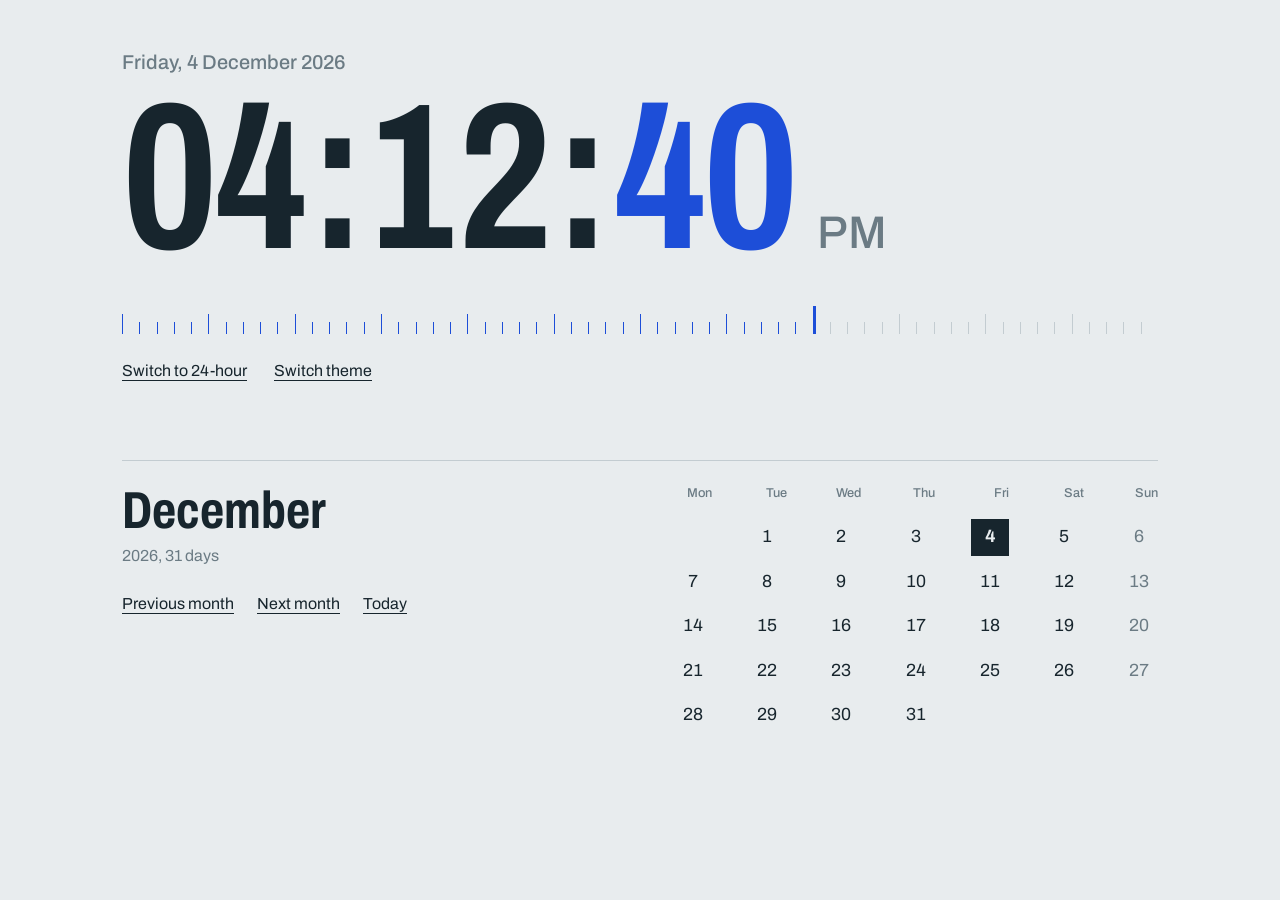
<file: 8. Digital Clock/index.html>
<!DOCTYPE html>
<html lang="en">
<head>
<meta charset="UTF-8">
<meta name="viewport" content="width=device-width, initial-scale=1, viewport-fit=cover">
<title>Clock and Calendar</title>
<link rel="stylesheet" href="https://fonts.googleapis.com/css2?family=Archivo:wdth,wght@62..125,300..800&display=swap">
<style>
  :root {
    --paper: #e8ecee;
    --ink: #17252d;
    --muted: #6b7b84;
    --rule: #c3ccd1;
    --signal: #1d4ed8;
    --on-ink: #e8ecee;
    box-sizing: border-box;
    padding-top: env(safe-area-inset-top, 0px);
    padding-bottom: env(safe-area-inset-bottom, 0px);
    color-scheme: light;
  }
  @media (prefers-color-scheme: dark) {
    :root:not([data-theme="light"]) {
      --paper: #12191d; --ink: #dfe6ea; --muted: #8696a0;
      --rule: #2d3b43; --signal: #7da2ff; --on-ink: #12191d;
      color-scheme: dark;
    }
  }
  :root[data-theme="dark"] {
    --paper: #12191d; --ink: #dfe6ea; --muted: #8696a0;
    --rule: #2d3b43; --signal: #7da2ff; --on-ink: #12191d;
    color-scheme: dark;
  }
  *, *::before, *::after { box-sizing: border-box; }
  html { scroll-padding-top: env(safe-area-inset-top, 0px); }
  body {
    margin: 0;
    background: var(--paper);
    color: var(--ink);
    font-family: "Archivo", "Arial Narrow", Arial, sans-serif;
    font-stretch: 100%;
    line-height: 1.4;
  }
  main {
    max-width: 1100px;
    margin: 0 auto;
    padding: 48px 32px 64px;
  }

  /* ---------- Clock ---------- */
  .date-line {
    margin: 0;
    font-size: clamp(1rem, 2.2vw, 1.25rem);
    font-weight: 500;
    color: var(--muted);
  }
  .time {
    margin: 4px 0 0;
    font-size: clamp(4.5rem, 20vw, 13rem);
    font-weight: 700;
    font-stretch: 70%;
    line-height: 0.95;
    letter-spacing: -0.02em;
    font-variant-numeric: tabular-nums;
    display: flex;
    align-items: baseline;
    flex-wrap: wrap;
  }
  .time .sec { color: var(--signal); }
  .time .meridiem {
    font-size: 0.22em;
    font-weight: 500;
    font-stretch: 100%;
    letter-spacing: 0;
    margin-left: 0.5em;
    color: var(--muted);
  }
  .colon { padding: 0 0.04em; }

  /* Sixty ticks: one per second */
  .ticks {
    display: grid;
    grid-template-columns: repeat(60, 1fr);
    gap: 0;
    margin-top: 28px;
    height: 28px;
    align-items: end;
  }
  .ticks i {
    display: block;
    width: 1px;
    height: 40%;
    background: var(--rule);
    justify-self: start;
  }
  .ticks i:nth-child(5n+1) { height: 70%; }
  .ticks i.on { background: var(--signal); }
  .ticks i.now { width: 3px; height: 100%; background: var(--signal); }

  .controls { margin-top: 20px; }
  button {
    font: inherit;
    color: var(--ink);
    background: none;
    border: 0;
    border-radius: 0;
    padding: 6px 0;
    cursor: pointer;
    text-decoration: underline;
    text-decoration-thickness: 1px;
    text-underline-offset: 4px;
  }
  button:hover { color: var(--signal); }
  button:focus-visible, .cal td:focus-visible {
    outline: 2px solid var(--signal);
    outline-offset: 3px;
  }
  .controls button + button { margin-left: 24px; }

  /* ---------- Calendar ---------- */
  .calendar {
    margin-top: 72px;
    padding-top: 24px;
    border-top: 1px solid var(--rule);
    display: grid;
    grid-template-columns: 1fr minmax(320px, 520px);
    gap: 32px 64px;
    align-items: start;
  }
  .cal-head h2 {
    margin: 0;
    font-size: clamp(2rem, 5vw, 3.25rem);
    font-weight: 700;
    font-stretch: 75%;
    line-height: 1;
  }
  .cal-head p { margin: 8px 0 20px; color: var(--muted); }
  .cal-nav button + button { margin-left: 20px; }

  table.cal { width: 100%; border-collapse: collapse; table-layout: fixed; }
  .cal th {
    padding: 0 0 12px;
    font-size: 0.8rem;
    font-weight: 500;
    color: var(--muted);
    text-align: right;
  }
  .cal td {
    padding: 4px 0;
    text-align: right;
    font-variant-numeric: tabular-nums;
    font-size: 1.1rem;
  }
  .cal td span {
    display: inline-block;
    min-width: 2.2em;
    padding: 6px 8px;
    text-align: center;
  }
  .cal td.sun { color: var(--muted); }
  .cal td.today span { background: var(--ink); color: var(--on-ink); font-weight: 700; }

  @media (max-width: 760px) {
    main { padding: 32px 20px 48px; }
    .calendar { grid-template-columns: 1fr; margin-top: 48px; }
    .ticks { height: 22px; }
  }
  @media (prefers-reduced-motion: reduce) { * { transition: none !important; } }
</style>
</head>
<body>
<main>
  <section aria-label="Clock">
    <p class="date-line" id="dateLine">&nbsp;</p>
    <h1 class="time" id="time" aria-live="off">
      <span id="hh">--</span><span class="colon">:</span><span id="mm">--</span><span class="colon">:</span><span class="sec" id="ss">--</span><span class="meridiem" id="mer"></span>
    </h1>
    <div class="ticks" id="ticks" aria-hidden="true"></div>
    <div class="controls">
      <button type="button" id="fmt">Switch to 24-hour</button>
      <button type="button" id="theme">Switch theme</button>
    </div>
  </section>

  <section class="calendar" aria-label="Calendar">
    <div class="cal-head">
      <h2 id="monthTitle"></h2>
      <p id="monthSub"></p>
      <div class="cal-nav">
        <button type="button" id="prev">Previous month</button>
        <button type="button" id="next">Next month</button>
        <button type="button" id="todayBtn">Today</button>
      </div>
    </div>
    <table class="cal" id="cal">
      <thead>
        <tr><th scope="col">Mon</th><th scope="col">Tue</th><th scope="col">Wed</th><th scope="col">Thu</th><th scope="col">Fri</th><th scope="col">Sat</th><th scope="col">Sun</th></tr>
      </thead>
      <tbody id="calBody"></tbody>
    </table>
  </section>
</main>

<script>
  // ---------- State ----------
  var use24h = false;
  var now = new Date();
  var viewYear = now.getFullYear();
  var viewMonth = now.getMonth();

  var DAYS = ["Sunday", "Monday", "Tuesday", "Wednesday", "Thursday", "Friday", "Saturday"];
  var MONTHS = ["January", "February", "March", "April", "May", "June", "July",
                "August", "September", "October", "November", "December"];

  var el = function (id) { return document.getElementById(id); };
  var pad = function (n) { return n < 10 ? "0" + n : "" + n; };

  // ---------- Build the 60 ticks once ----------
  var tickEls = [];
  (function () {
    var box = el("ticks");
    for (var i = 0; i < 60; i++) {
      var t = document.createElement("i");
      box.appendChild(t);
      tickEls.push(t);
    }
  })();

  // ---------- Clock: runs every second via setInterval ----------
  function updateClock() {
    var d = new Date();
    var h = d.getHours();
    var mer = "";
    if (!use24h) {
      mer = h >= 12 ? "PM" : "AM";
      h = h % 12 || 12;
    }
    el("hh").textContent = pad(h);
    el("mm").textContent = pad(d.getMinutes());
    el("ss").textContent = pad(d.getSeconds());
    el("mer").textContent = mer;

    el("dateLine").textContent =
      DAYS[d.getDay()] + ", " + d.getDate() + " " + MONTHS[d.getMonth()] + " " + d.getFullYear();

    var s = d.getSeconds();
    for (var i = 0; i < 60; i++) {
      tickEls[i].className = i < s ? "on" : (i === s ? "now" : "");
    }

    // Keep "today" correct if midnight passes while the page is open
    if (d.getDate() !== now.getDate()) { now = d; renderCalendar(); }
  }

  // ---------- Calendar ----------
  function renderCalendar() {
    var first = new Date(viewYear, viewMonth, 1);
    var daysInMonth = new Date(viewYear, viewMonth + 1, 0).getDate();
    var offset = (first.getDay() + 6) % 7; // Monday = 0

    el("monthTitle").textContent = MONTHS[viewMonth];
    el("monthSub").textContent = viewYear + ", " + daysInMonth + " days";

    var body = el("calBody");
    body.innerHTML = "";
    var day = 1;
    var rows = Math.ceil((offset + daysInMonth) / 7);

    for (var r = 0; r < rows; r++) {
      var tr = document.createElement("tr");
      for (var c = 0; c < 7; c++) {
        var td = document.createElement("td");
        var index = r * 7 + c;
        if (index >= offset && day <= daysInMonth) {
          var span = document.createElement("span");
          span.textContent = day;
          td.appendChild(span);
          if (c === 6) td.className = "sun";
          if (day === now.getDate() && viewMonth === now.getMonth() && viewYear === now.getFullYear()) {
            td.className += " today";
            td.setAttribute("aria-current", "date");
          }
          day++;
        }
        tr.appendChild(td);
      }
      body.appendChild(tr);
    }
  }

  function shiftMonth(delta) {
    viewMonth += delta;
    if (viewMonth < 0)  { viewMonth = 11; viewYear--; }
    if (viewMonth > 11) { viewMonth = 0;  viewYear++; }
    renderCalendar();
  }

  // ---------- Events ----------
  el("prev").addEventListener("click", function () { shiftMonth(-1); });
  el("next").addEventListener("click", function () { shiftMonth(1); });
  el("todayBtn").addEventListener("click", function () {
    now = new Date();
    viewYear = now.getFullYear();
    viewMonth = now.getMonth();
    renderCalendar();
  });
  el("fmt").addEventListener("click", function () {
    use24h = !use24h;
    this.textContent = use24h ? "Switch to 12-hour" : "Switch to 24-hour";
    updateClock();
  });
  el("theme").addEventListener("click", function () {
    var root = document.documentElement;
    var dark = root.getAttribute("data-theme") === "dark" ||
      (!root.getAttribute("data-theme") && window.matchMedia("(prefers-color-scheme: dark)").matches);
    root.setAttribute("data-theme", dark ? "light" : "dark");
  });

  // ---------- Start ----------
  updateClock();
  renderCalendar();
  setInterval(updateClock, 1000);
</script>
</body>
</html>
</file>
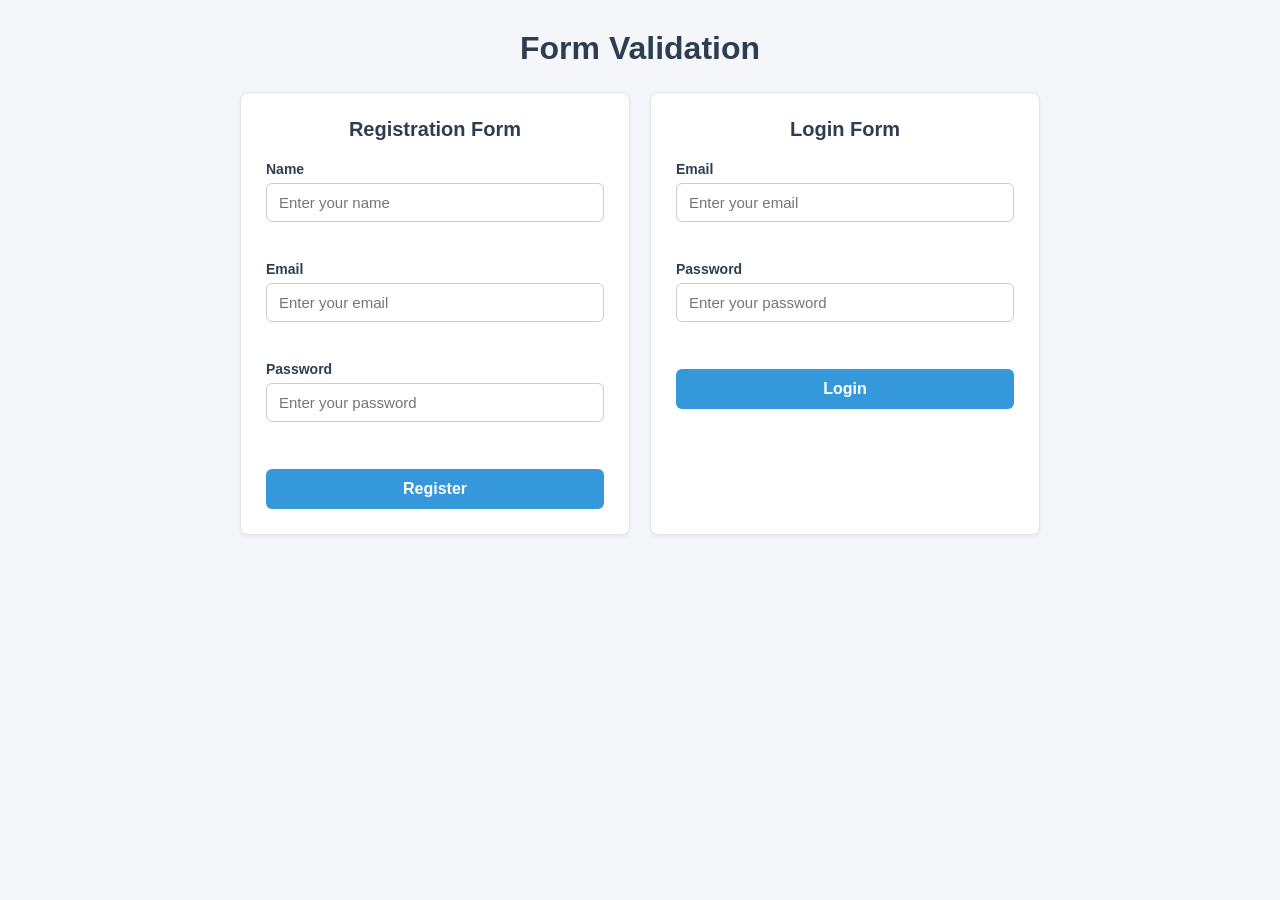
<file: 9. Validation/index.html>
<!DOCTYPE html>
<html lang="en">
<head>
  <meta charset="UTF-8">
  <meta name="viewport" content="width=device-width, initial-scale=1.0">
  <title>Form Validation</title>
  <style>
    * {
      box-sizing: border-box;
      margin: 0;
      padding: 0;
      font-family: Arial, sans-serif;
    }

    body {
      background-color: #f5f6fa;
      color: #333;
      padding: 30px 20px;
    }

    .container {
      max-width: 800px;
      margin: 0 auto;
    }

    h1 {
      text-align: center;
      margin-bottom: 25px;
      color: #2c3e50;
    }

    .forms-wrapper {
      display: grid;
      grid-template-columns: repeat(auto-fit, minmax(320px, 1fr));
      gap: 20px;
    }

    .form-card {
      background-color: #ffffff;
      padding: 25px;
      border-radius: 8px;
      border: 1px solid #e1e4e8;
      box-shadow: 0 2px 4px rgba(0, 0, 0, 0.05);
    }

    .form-card h2 {
      margin-bottom: 20px;
      color: #2c3e50;
      font-size: 20px;
      text-align: center;
    }

    .form-group {
      margin-bottom: 16px;
    }

    label {
      display: block;
      margin-bottom: 6px;
      font-size: 14px;
      font-weight: bold;
      color: #2c3e50;
    }

    input {
      width: 100%;
      padding: 10px 12px;
      font-size: 15px;
      border: 1px solid #ccc;
      border-radius: 6px;
      outline: none;
    }

    input:focus {
      border-color: #3498db;
    }

    input.error {
      border-color: #e74c3c;
    }

    .error-msg {
      color: #e74c3c;
      font-size: 13px;
      margin-top: 5px;
      min-height: 18px;
    }

    button {
      width: 100%;
      padding: 11px;
      font-size: 16px;
      font-weight: bold;
      background-color: #3498db;
      color: #ffffff;
      border: none;
      border-radius: 6px;
      cursor: pointer;
      margin-top: 8px;
    }

    button:hover {
      background-color: #2980b9;
    }
  </style>
</head>
<body>
  <div class="container">
    <h1>Form Validation</h1>

    <div class="forms-wrapper">
      <div class="form-card">
        <h2>Registration Form</h2>
        <form id="regForm">
          <div class="form-group">
            <label for="regName">Name</label>
            <input type="text" id="regName" placeholder="Enter your name">
            <div id="regNameError" class="error-msg"></div>
          </div>
          <div class="form-group">
            <label for="regEmail">Email</label>
            <input type="text" id="regEmail" placeholder="Enter your email">
            <div id="regEmailError" class="error-msg"></div>
          </div>
          <div class="form-group">
            <label for="regPassword">Password</label>
            <input type="password" id="regPassword" placeholder="Enter your password">
            <div id="regPasswordError" class="error-msg"></div>
          </div>
          <button type="submit">Register</button>
        </form>
      </div>

      <div class="form-card">
        <h2>Login Form</h2>
        <form id="loginForm">
          <div class="form-group">
            <label for="loginEmail">Email</label>
            <input type="text" id="loginEmail" placeholder="Enter your email">
            <div id="loginEmailError" class="error-msg"></div>
          </div>
          <div class="form-group">
            <label for="loginPassword">Password</label>
            <input type="password" id="loginPassword" placeholder="Enter your password">
            <div id="loginPasswordError" class="error-msg"></div>
          </div>
          <button type="submit">Login</button>
        </form>
      </div>
    </div>
  </div>

  <script>
    const regForm = document.getElementById("regForm");
    const loginForm = document.getElementById("loginForm");
    const regName = document.getElementById("regName");
    const regEmail = document.getElementById("regEmail");
    const regPassword = document.getElementById("regPassword");
    const loginEmail = document.getElementById("loginEmail");
    const loginPassword = document.getElementById("loginPassword");

    const regNameError = document.getElementById("regNameError");
    const regEmailError = document.getElementById("regEmailError");
    const regPasswordError = document.getElementById("regPasswordError");
    const loginEmailError = document.getElementById("loginEmailError");
    const loginPasswordError = document.getElementById("loginPasswordError");

    const emailRegex = /^[^\s@]+@[^\s@]+\.[^\s@]+$/;
    const passwordRegex = /^(?=.*[a-z])(?=.*[A-Z])(?=.*\d).{8,}$/;

    function showError(inputField, errorElement, message) {
      errorElement.textContent = message;
      inputField.classList.add("error");
    }

    function clearError(inputField, errorElement) {
      errorElement.textContent = "";
      inputField.classList.remove("error");
    }

    function validateRequired(inputField, errorElement, fieldName) {
      const value = inputField.value.trim();
      if (value === "") {
        showError(inputField, errorElement, fieldName + " is required.");
        return false;
      } else {
        clearError(inputField, errorElement);
        return true;
      }
    }

    function validateEmail(emailField, errorElement) {
      if (!validateRequired(emailField, errorElement, "Email")) {
        return false;
      }
      if (!emailRegex.test(emailField.value.trim())) {
        showError(emailField, errorElement, "Enter a valid email address.");
        return false;
      } else {
        clearError(emailField, errorElement);
        return true;
      }
    }

    function validatePassword(passwordField, errorElement, checkStrength) {
      if (!validateRequired(passwordField, errorElement, "Password")) {
        return false;
      }
      if (checkStrength && !passwordRegex.test(passwordField.value)) {
        showError(passwordField, errorElement, "Password must be at least 8 characters with uppercase, lowercase, and a number.");
        return false;
      } else {
        clearError(passwordField, errorElement);
        return true;
      }
    }

    regName.addEventListener("input", function() {
      validateRequired(regName, regNameError, "Name");
    });

    regEmail.addEventListener("input", function() {
      validateEmail(regEmail, regEmailError);
    });

    regPassword.addEventListener("input", function() {
      validatePassword(regPassword, regPasswordError, true);
    });

    loginEmail.addEventListener("input", function() {
      validateEmail(loginEmail, loginEmailError);
    });

    loginPassword.addEventListener("input", function() {
      validatePassword(loginPassword, loginPasswordError, false);
    });

    if (regForm) {
      regForm.addEventListener("submit", function(event) {
        event.preventDefault();
        const isNameValid = validateRequired(regName, regNameError, "Name");
        const isEmailValid = validateEmail(regEmail, regEmailError);
        const isPasswordValid = validatePassword(regPassword, regPasswordError, true);
        if (isNameValid && isEmailValid && isPasswordValid) {
          alert("Registration successful!");
          regForm.reset();
        }
      });
    }

    if (loginForm) {
      loginForm.addEventListener("submit", function(event) {
        event.preventDefault();
        const isEmailValid = validateEmail(loginEmail, loginEmailError);
        const isPasswordValid = validatePassword(loginPassword, loginPasswordError, false);
        if (isEmailValid && isPasswordValid) {
          alert("Login successful!");
          loginForm.reset();
        }
      });
    }
  </script>
</body>
</html>
</file>
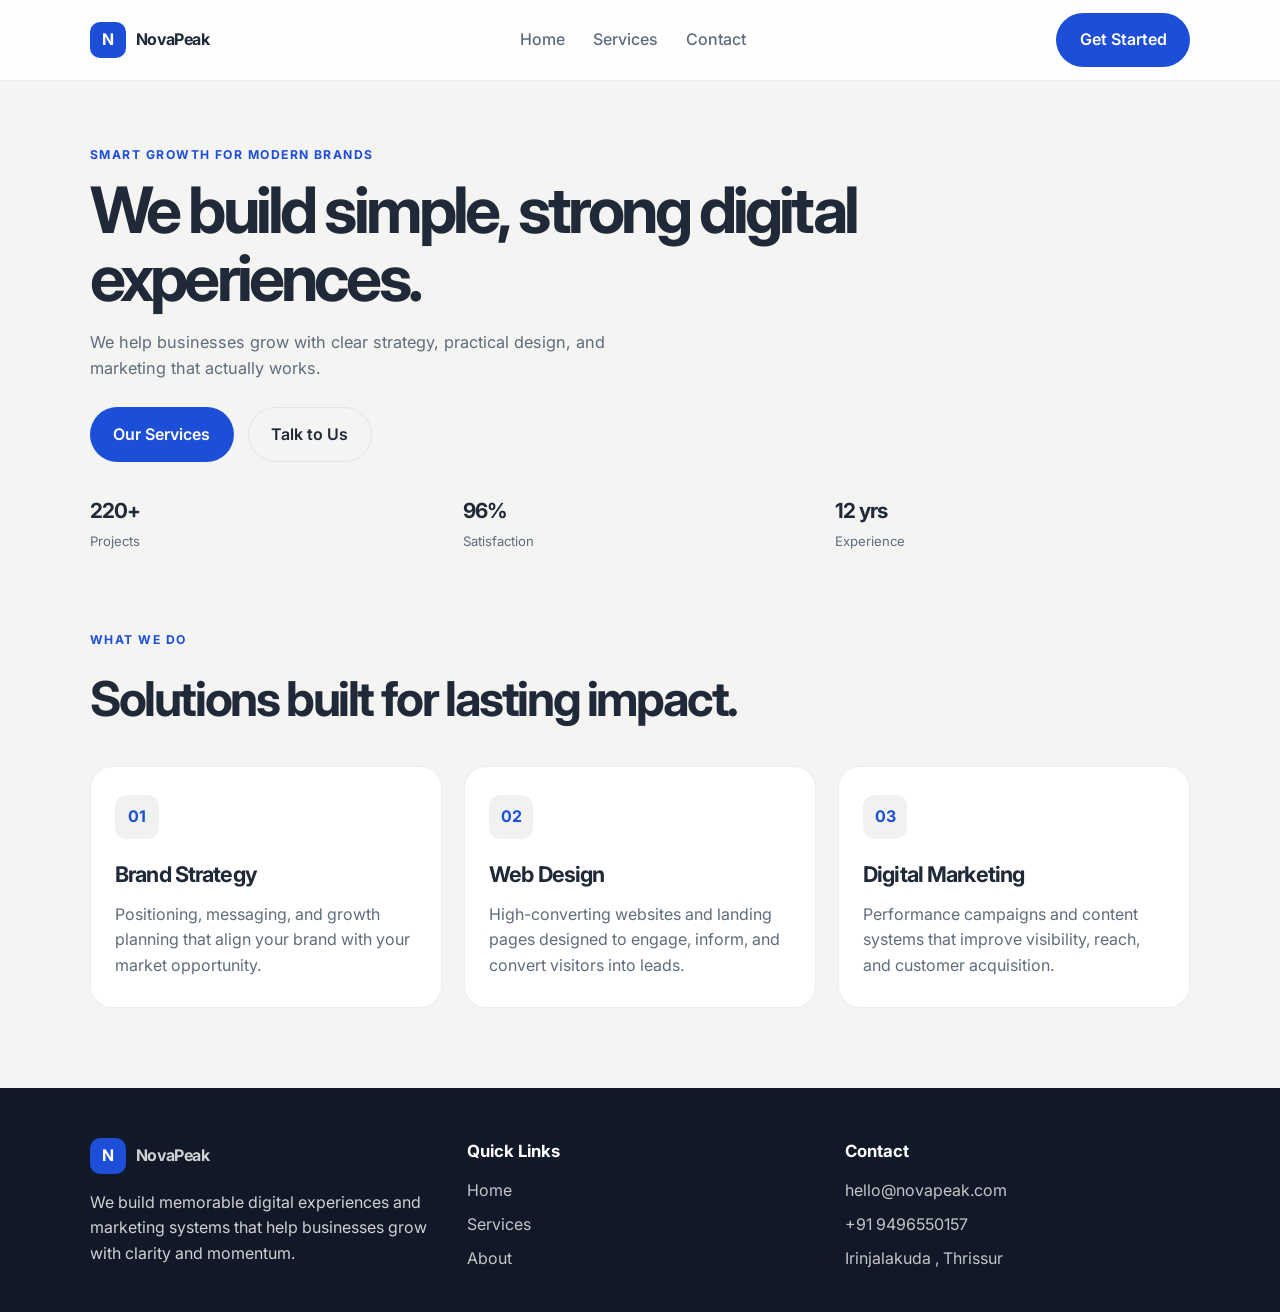
<file: Exp 01 responsive company homepage/index.html>
<!DOCTYPE html>
<html lang="en">
  <head>
    <meta charset="UTF-8" />
    <meta name="viewport" content="width=device-width, initial-scale=1.0" />
    <title>NovaPeak | Growth Agency</title>
    <meta
      name="description"
      content="NovaPeak is a modern digital company helping businesses grow through strategy, branding, and digital experiences."
    />
    <link rel="preconnect" href="https://fonts.googleapis.com" />
    <link rel="preconnect" href="https://fonts.gstatic.com" crossorigin />
    <link
      href="https://fonts.googleapis.com/css2?family=Inter:wght@400;500;600;700;800&display=swap"
      rel="stylesheet"
    />
    <link rel="stylesheet" href="styles.css" />
  </head>
  <body>
    <header class="site-header">
      <div class="container header-inner">
        <div class="logo-wrap">
          <div class="logo-mark">N</div>
          <span>NovaPeak</span>
        </div>

        <nav class="main-nav" aria-label="Main navigation">
          <a href="#home">Home</a>
          <a href="#services">Services</a>
          <a href="#contact">Contact</a>
        </nav>

        <a href="#contact" class="btn btn-primary">Get Started</a>
      </div>
    </header>

    <main>
      <section class="hero" id="home">
        <div class="container hero-inner">
          <div class="hero-copy">
            <p class="eyebrow">Smart growth for modern brands</p>
            <h1>We build simple, strong digital experiences.</h1>
            <p class="hero-text">
              We help businesses grow with clear strategy, practical design, and
              marketing that actually works.
            </p>
            <div class="hero-actions">
              <a href="#services" class="btn btn-primary">Our Services</a>
              <a href="#contact" class="btn btn-secondary">Talk to Us</a>
            </div>
            <ul class="hero-meta" aria-label="Key business metrics">
              <li><strong>220+</strong><span>Projects</span></li>
              <li><strong>96%</strong><span>Satisfaction</span></li>
              <li><strong>12 yrs</strong><span>Experience</span></li>
            </ul>
          </div>
        </div>
      </section>

      <section class="services" id="services">
        <div class="container">
          <div class="section-heading">
            <p class="eyebrow">What we do</p>
            <h2>Solutions built for lasting impact.</h2>
          </div>

          <div class="services-grid">
            <article class="service-card">
              <div class="icon">01</div>
              <h3>Brand Strategy</h3>
              <p>
                Positioning, messaging, and growth planning that align your brand
                with your market opportunity.
              </p>
            </article>

            <article class="service-card">
              <div class="icon">02</div>
              <h3>Web Design</h3>
              <p>
                High-converting websites and landing pages designed to engage,
                inform, and convert visitors into leads.
              </p>
            </article>

            <article class="service-card">
              <div class="icon">03</div>
              <h3>Digital Marketing</h3>
              <p>
                Performance campaigns and content systems that improve visibility,
                reach, and customer acquisition.
              </p>
            </article>
          </div>
        </div>
      </section>
    </main>

    <footer class="site-footer" id="contact">
      <div class="container footer-inner">
        <div class="footer-brand">
          <div class="logo-wrap">
            <div class="logo-mark">N</div>
            <span>NovaPeak</span>
          </div>
          <p>
            We build memorable digital experiences and marketing systems that help
            businesses grow with clarity and momentum.
          </p>
        </div>

        <div class="footer-links">
          <h4>Quick Links</h4>
          <ul>
            <li><a href="#home">Home</a></li>
            <li><a href="#services">Services</a></li>
            <li><a href="#about">About</a></li>
          </ul>
        </div>

        <div class="footer-contact">
          <h4>Contact</h4>
          <ul>
            <li>hello@novapeak.com</li>
            <li>+91 9496550157</li>
            <li>Irinjalakuda , Thrissur</li>
          </ul>
        </div>
      </div>
    </footer>
  </body>
</html>
</file>
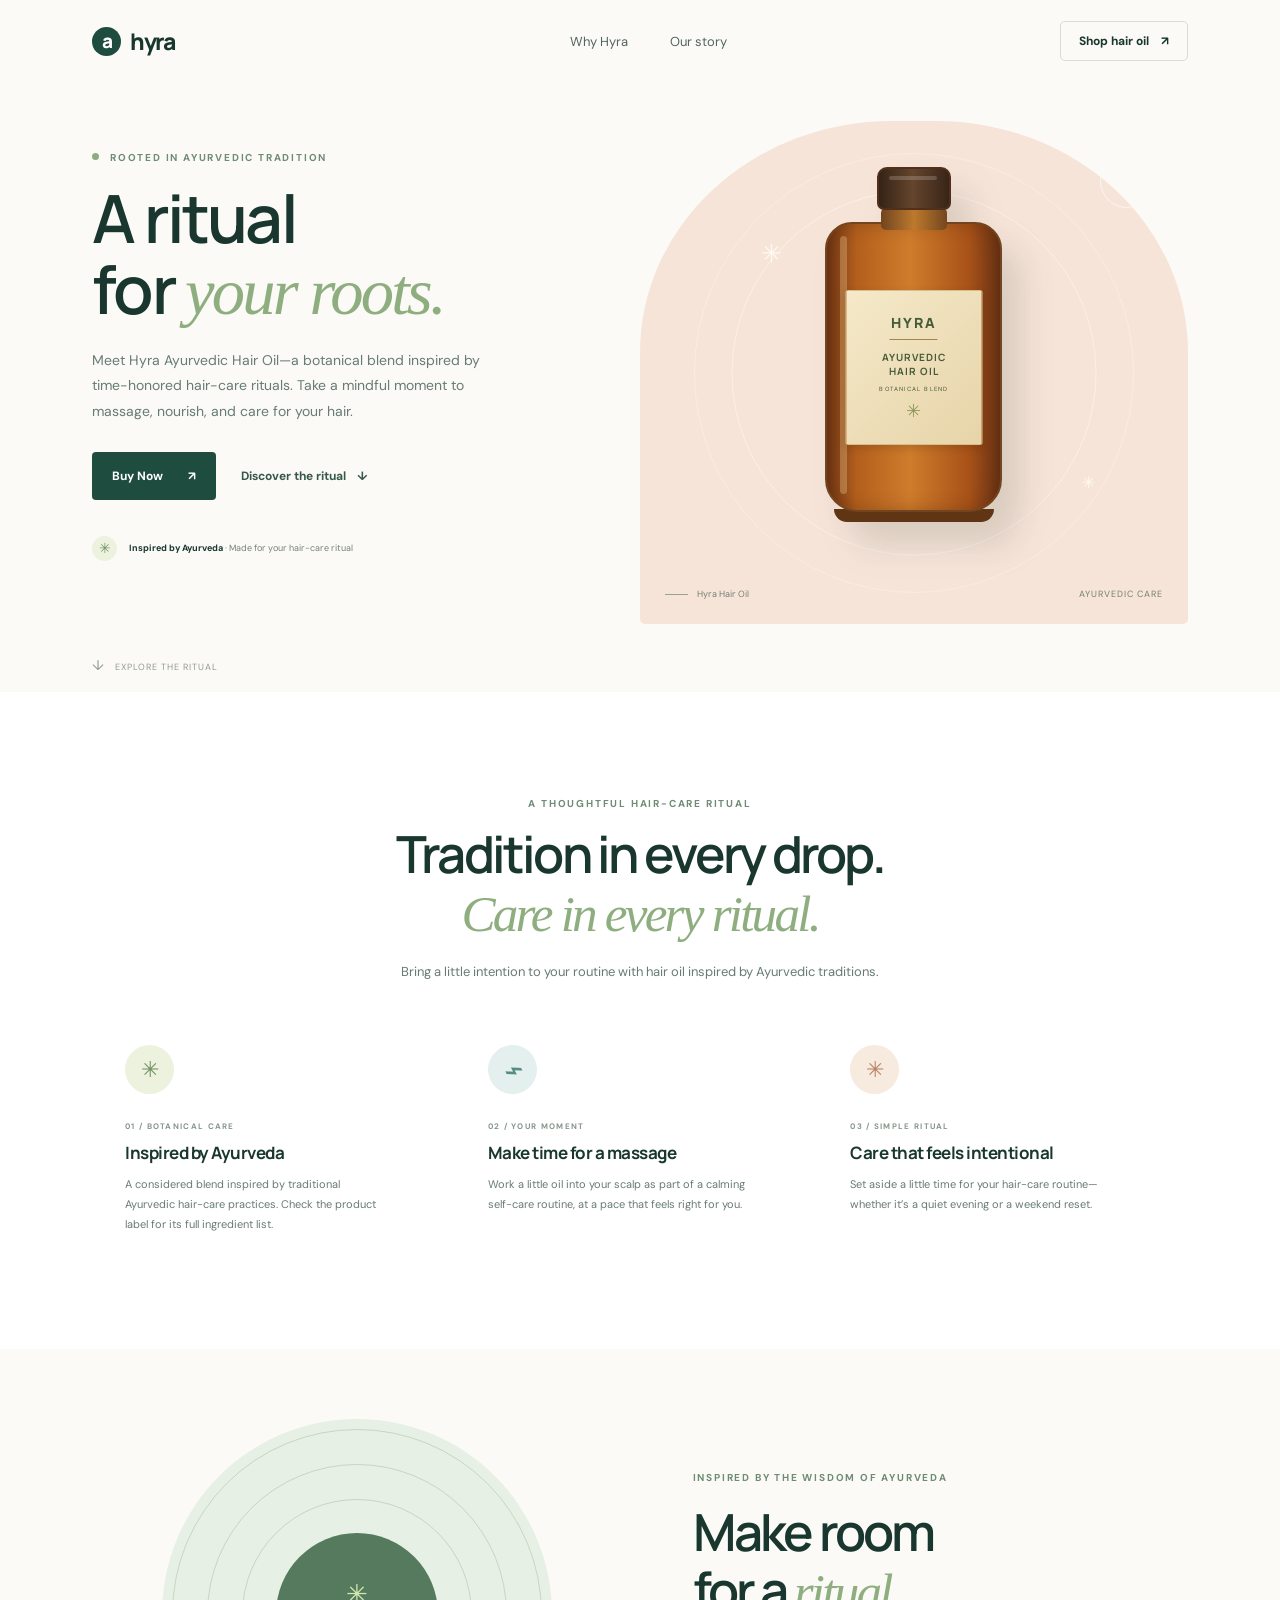
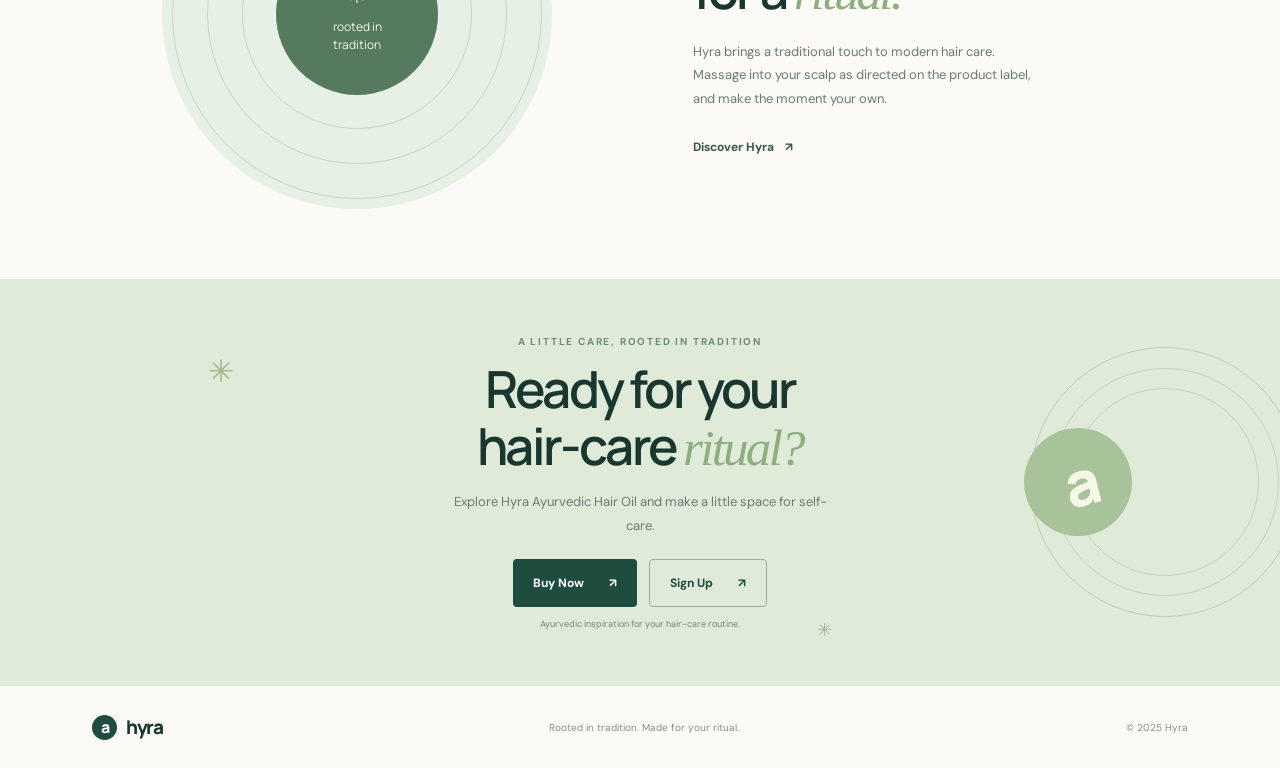
<file: Exp 03 mobile friendly product landing page/index.html>
<!DOCTYPE html>
<html lang="en">
<head>
  <meta charset="UTF-8">
  <meta name="viewport" content="width=device-width, initial-scale=1.0">
  <meta name="description" content="Discover Hyra Ayurvedic Hair Oil: a botanical blend inspired by traditional hair-care rituals.">
  <title>Hyra — Ayurvedic Hair Oil</title>
  <link rel="preconnect" href="https://fonts.googleapis.com">
  <link rel="preconnect" href="https://fonts.gstatic.com" crossorigin>
  <link href="https://fonts.googleapis.com/css2?family=DM+Sans:wght@400;500;600;700&family=Manrope:wght@400;500;600;700;800&display=swap" rel="stylesheet">
  <link rel="stylesheet" href="styles.css">
</head>
<body>
  <header class="site-header">
    <a class="brand" href="#" aria-label="Hyra home">
      <span class="brand-mark" aria-hidden="true">a</span>
      <span>hyra</span>
    </a>
    <nav class="main-nav" aria-label="Main navigation">
      <a href="#features">Why Hyra</a>
      <a href="#details">Our story</a>
    </nav>
    <a class="header-cta" href="#get-oil">Shop hair oil <span aria-hidden="true">↗</span></a>
  </header>

  <main>
    <section class="hero" aria-labelledby="hero-title">
      <div class="hero-copy">
        <p class="eyebrow"><span class="eyebrow-dot"></span> Rooted in Ayurvedic tradition</p>
        <h1 id="hero-title">A ritual<br>for <span>your roots.</span></h1>
        <p class="hero-description">Meet Hyra Ayurvedic Hair Oil—a botanical blend inspired by time-honored hair-care rituals. Take a mindful moment to massage, nourish, and care for your hair.</p>
        <div class="hero-actions">
          <a class="button button-primary" href="#get-oil">Buy Now <span aria-hidden="true">↗</span></a>
          <a class="text-link" href="#features">Discover the ritual <span aria-hidden="true">↓</span></a>
        </div>
        <div class="social-proof">
          <span class="ritual-mark" aria-hidden="true">✳</span>
          <p><strong>Inspired by Ayurveda</strong> · Made for your hair-care ritual</p>
        </div>
      </div>

      <div class="hero-art" role="img" aria-label="An amber bottle of Hyra Ayurvedic Hair Oil against a soft peach background">
        <div class="art-orbit orbit-one"></div>
        <div class="art-orbit orbit-two"></div>
        <span class="art-sparkle sparkle-one" aria-hidden="true">✳</span>
        <span class="art-sparkle sparkle-two" aria-hidden="true">✳</span>
        <div class="product-bottle">
          <div class="bottle-cap"></div>
          <div class="bottle-neck"></div>
          <div class="bottle-body">
            <div class="bottle-highlight"></div>
            <div class="bottle-label">
              <span class="label-brand">HYRA</span>
              <span class="label-divider"></span>
              <span class="label-title">AYURVEDIC</span>
              <span class="label-title">HAIR OIL</span>
              <span class="label-herbs">BOTANICAL BLEND</span>
              <span class="label-leaf" aria-hidden="true">✳</span>
            </div>
          </div>
          <div class="bottle-base"></div>
        </div>
        <div class="art-caption"><span class="caption-line"></span> Hyra Hair Oil <span>AYURVEDIC CARE</span></div>
        <div class="art-shadow"></div>
      </div>

      <a class="scroll-cue" href="#features"><span aria-hidden="true">↓</span> Explore the ritual</a>
    </section>

    <section class="feature-section" id="features" aria-labelledby="features-title">
      <div class="section-heading">
        <p class="eyebrow">A thoughtful hair-care ritual</p>
        <h2 id="features-title">Tradition in every drop.<br><span>Care in every ritual.</span></h2>
        <p>Bring a little intention to your routine with hair oil inspired by Ayurvedic traditions.</p>
      </div>
      <div class="features-grid">
        <article class="feature-card">
          <div class="feature-icon icon-glow" aria-hidden="true">✳</div>
          <p class="feature-number">01 / BOTANICAL CARE</p>
          <h3>Inspired by Ayurveda</h3>
          <p>A considered blend inspired by traditional Ayurvedic hair-care practices. Check the product label for its full ingredient list.</p>
        </article>
        <article class="feature-card">
          <div class="feature-icon icon-drop" aria-hidden="true">⌁</div>
          <p class="feature-number">02 / YOUR MOMENT</p>
          <h3>Make time for a massage</h3>
          <p>Work a little oil into your scalp as part of a calming self-care routine, at a pace that feels right for you.</p>
        </article>
        <article class="feature-card">
          <div class="feature-icon icon-leaf" aria-hidden="true">✳</div>
          <p class="feature-number">03 / SIMPLE RITUAL</p>
          <h3>Care that feels intentional</h3>
          <p>Set aside a little time for your hair-care routine—whether it’s a quiet evening or a weekend reset.</p>
        </article>
      </div>
    </section>

    <section class="details-section" id="details" aria-label="Inspired by traditional hair-care rituals">
      <div class="details-visual" aria-hidden="true">
        <div class="detail-circle"><span class="detail-sun">✳</span><span>rooted in<br>tradition</span></div>
        <div class="detail-ripple ripple-one"></div>
        <div class="detail-ripple ripple-two"></div>
        <div class="detail-ripple ripple-three"></div>
      </div>
      <div class="details-copy">
        <p class="eyebrow">Inspired by the wisdom of Ayurveda</p>
        <h2>Make room<br>for a <span>ritual.</span></h2>
        <p>Hyra brings a traditional touch to modern hair care. Massage into your scalp as directed on the product label, and make the moment your own.</p>
        <a class="text-link" href="#get-oil">Discover Hyra <span aria-hidden="true">↗</span></a>
      </div>
    </section>

    <section class="cta-section" id="get-oil" aria-labelledby="cta-title">
      <div class="cta-content">
        <p class="eyebrow">A little care, rooted in tradition</p>
        <h2 id="cta-title">Ready for your<br>hair-care <span>ritual?</span></h2>
        <p>Explore Hyra Ayurvedic Hair Oil and make a little space for self-care.</p>
        <div class="cta-actions">
          <a class="button button-dark" href="mailto:hello@hyra.example?subject=I%27d%20like%20to%20buy%20Hyra%20Hair%20Oil">Buy Now <span aria-hidden="true">↗</span></a>
          <a class="button button-outline" href="signup.html">Sign Up <span aria-hidden="true">↗</span></a>
        </div>
        <span class="cta-note">Ayurvedic inspiration for your hair-care routine.</span>
      </div>
      <div class="cta-decoration" aria-hidden="true">
        <span class="cta-star star-top">✳</span>
        <span class="cta-star star-bottom">✳</span>
        <div class="cta-ring"></div>
        <div class="cta-drop">a</div>
      </div>
    </section>
  </main>

  <footer class="site-footer">
    <a class="brand" href="#" aria-label="Hyra home">
      <span class="brand-mark" aria-hidden="true">a</span>
      <span>hyra</span>
    </a>
    <p>Rooted in tradition. Made for your ritual.</p>
    <span>© 2025 Hyra</span>
  </footer>
</body>
</html>
</file>
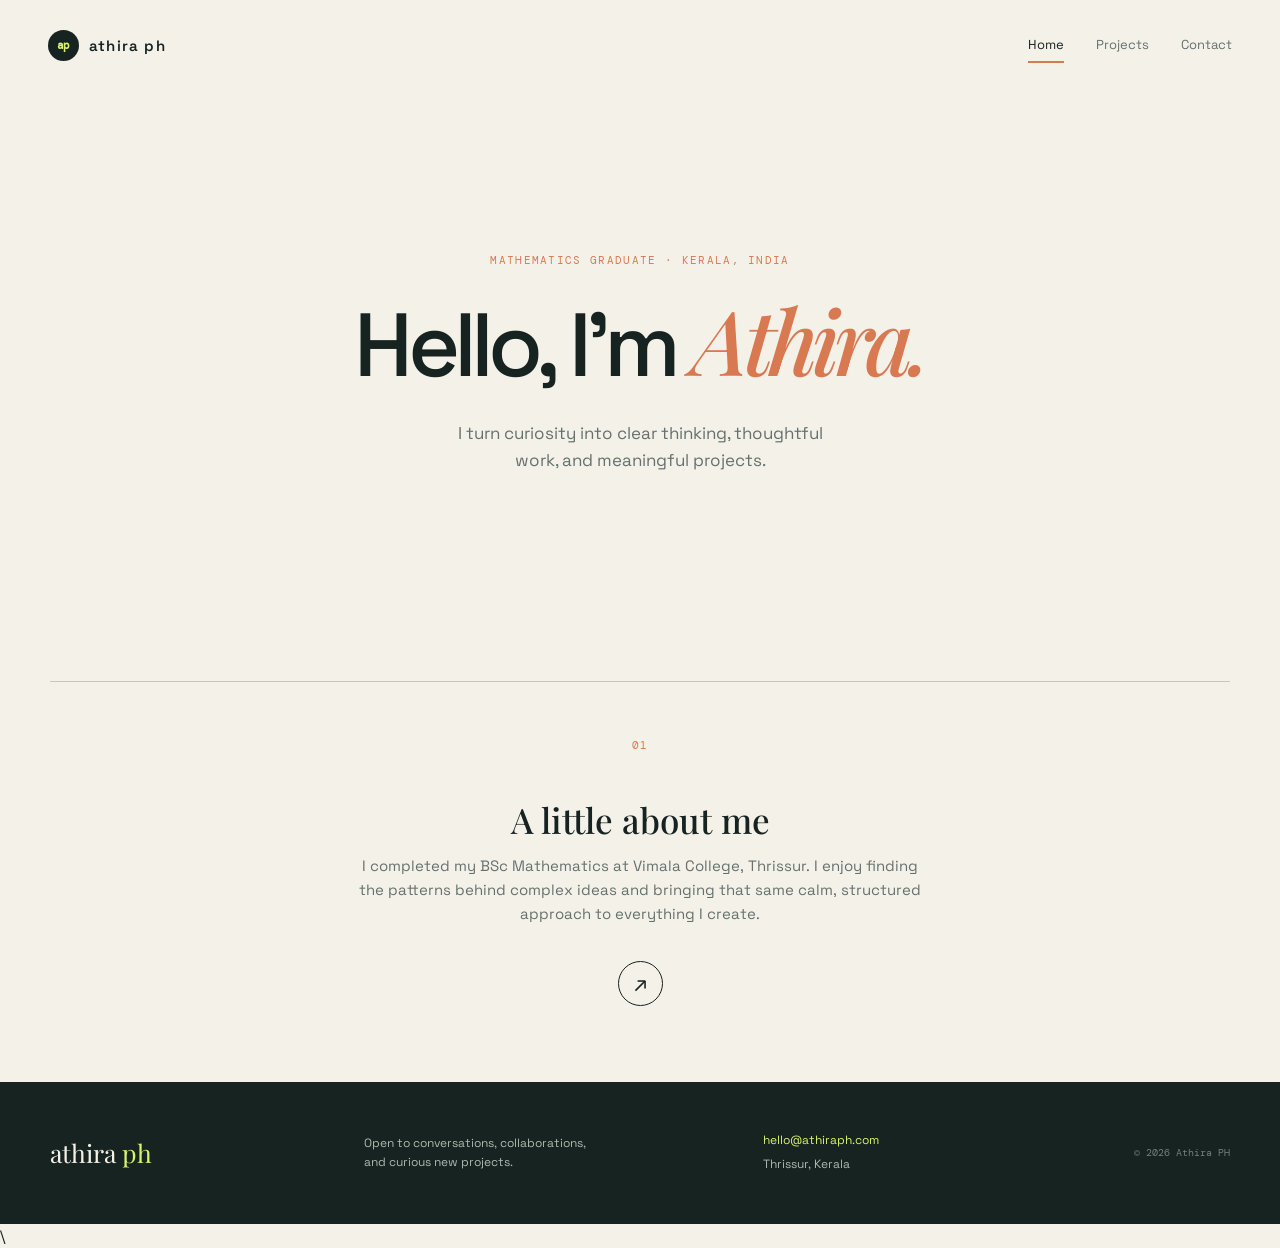
<file: Exp 04 Portfolio/index.html>
<!DOCTYPE html>
<html lang="en">
<head>
	<meta charset="UTF-8">
	<meta name="viewport" content="width=device-width, initial-scale=1.0">
	<meta name="description" content="Athira PH - mathematics graduate and creative problem solver.">
	<title>Athira PH | Home</title>
	<link rel="stylesheet" href="style.css">
</head>
<body>
	<header class="site-header">
		<a class="logo" href="index.html" aria-label="Athira PH home"><span>AP</span> athira ph</a>
		<nav class="site-nav" aria-label="Main navigation">
			<a class="active" href="index.html">Home</a>
			<a href="projects.html">Projects</a>
			<a href="contact.html">Contact</a>
		</nav>
	</header>

	<main>
		<section class="hero page-shell" aria-labelledby="intro-title">
			<div class="hero-copy">
				<p class="eyebrow">Mathematics graduate · Kerala, India</p>
				<h1 id="intro-title">Hello, I’m <em>Athira.</em></h1>
				<p class="hero-text">I turn curiosity into clear thinking, thoughtful work, and meaningful projects.</p>
			</div>
		</section>

		<section class="intro-band page-shell">
			<p class="section-number">01</p>
			<div>
				<h2>A little about me</h2>
				<p>I completed my BSc Mathematics at Vimala College, Thrissur. I enjoy finding the patterns behind complex ideas and bringing that same calm, structured approach to everything I create.</p>
			</div>
			<a class="circle-arrow" href="contact.html" aria-label="Go to contact page">↗</a>
		</section>
	</main>

	<footer class="site-footer">
		<div class="footer-inner page-shell">
			<p class="footer-logo">athira <span>ph</span></p>
			<p>Open to conversations, collaborations,<br>and curious new projects.</p>
			<div class="footer-contact">
				<a href="mailto:hello@athiraph.com">hello@athiraph.com</a>
				<span>Thrissur, Kerala</span>
			</div>
			<p class="copyright">© 2026 Athira PH</p>
		</div>
	</footer>
</body>
</html>

\
</file>
<file: Exp 01 responsive company homepage/styles.css>
:root {
  --bg: #f4f4f2;
  --surface: #ffffff;
  --surface-soft: #f0f2ef;
  --primary: #1d4ed8;
  --primary-dark: #163eb5;
  --text: #1f2937;
  --muted: #5f6c7b;
  --border: rgba(31, 41, 55, 0.08);
  --radius-lg: 22px;
  --radius-md: 14px;
}

* {
  box-sizing: border-box;
}

html {
  scroll-behavior: smooth;
}

body {
  margin: 0;
  font-family: "Inter", sans-serif;
  background: var(--bg);
  color: var(--text);
  line-height: 1.6;
}

a {
  text-decoration: none;
  color: inherit;
}

img {
  display: block;
  max-width: 100%;
}

.container {
  width: min(1100px, calc(100% - 32px));
  margin: 0 auto;
}

.site-header {
  background: rgba(255, 255, 255, 0.9);
  border-bottom: 1px solid var(--border);
}

.header-inner {
  display: flex;
  align-items: center;
  justify-content: space-between;
  min-height: 80px;
  gap: 20px;
}

.logo-wrap {
  display: inline-flex;
  align-items: center;
  gap: 10px;
  font-weight: 700;
  letter-spacing: -0.04em;
}

.logo-mark {
  width: 36px;
  height: 36px;
  border-radius: 10px;
  display: grid;
  place-items: center;
  background: var(--primary);
  color: white;
}

.main-nav {
  display: flex;
  align-items: center;
  gap: 28px;
  color: var(--muted);
  font-weight: 500;
}

.main-nav a {
  transition: color 0.2s ease;
}

.main-nav a:hover,
.main-nav a:focus-visible {
  color: var(--text);
}

.btn {
  display: inline-flex;
  align-items: center;
  justify-content: center;
  border-radius: 999px;
  padding: 0.85rem 1.4rem;
  font-weight: 600;
  border: 1px solid transparent;
}

.btn-primary {
  background: var(--primary);
  color: white;
}

.btn-primary:hover,
.btn-primary:focus-visible {
  background: var(--primary-dark);
}

.btn-secondary {
  background: transparent;
  color: var(--text);
  border-color: var(--border);
}

.hero {
  padding: 64px 0 48px;
}

.hero-inner {
  display: block;
}

.eyebrow {
  margin: 0 0 12px;
  font-size: 0.76rem;
  letter-spacing: 0.12em;
  text-transform: uppercase;
  color: var(--primary);
  font-weight: 700;
}

.hero-copy h1 {
  margin: 0;
  font-size: clamp(2.2rem, 5vw, 4.1rem);
  line-height: 1.05;
  letter-spacing: -0.06em;
}

.hero-text {
  margin-top: 18px;
  max-width: 540px;
  color: var(--muted);
  font-size: 1.02rem;
}

.hero-actions {
  display: flex;
  flex-wrap: wrap;
  gap: 14px;
  margin-top: 26px;
}

.hero-meta {
  list-style: none;
  margin: 32px 0 0;
  padding: 0;
  display: grid;
  grid-template-columns: repeat(3, minmax(90px, 1fr));
  gap: 18px;
}

.hero-meta li {
  display: flex;
  flex-direction: column;
  gap: 4px;
}

.hero-meta strong {
  font-size: 1.3rem;
  letter-spacing: -0.05em;
}

.hero-meta span {
  color: var(--muted);
  font-size: 0.82rem;
}

.services {
  padding: 30px 0 80px;
}

.section-heading {
  margin-bottom: 28px;
}

.section-heading h2 {
  margin: 0;
  font-size: clamp(1.9rem, 4vw, 3rem);
  letter-spacing: -0.05em;
}

.services-grid {
  display: grid;
  grid-template-columns: repeat(3, minmax(220px, 1fr));
  gap: 22px;
}

.service-card {
  background: var(--surface);
  border: 1px solid var(--border);
  border-radius: var(--radius-lg);
  padding: 28px 24px;
}

.icon {
  display: inline-flex;
  align-items: center;
  justify-content: center;
  width: 44px;
  height: 44px;
  background: var(--surface-soft);
  color: var(--primary);
  border-radius: 12px;
  font-weight: 700;
  margin-bottom: 18px;
}

.service-card h3 {
  margin: 0 0 10px;
  font-size: 1.35rem;
  letter-spacing: -0.04em;
}

.service-card p {
  margin: 0;
  color: var(--muted);
}

.site-footer {
  background: #111827;
  color: rgba(255, 255, 255, 0.8);
  padding: 50px 0 30px;
}

.footer-inner {
  display: flex;
  justify-content: space-between;
  gap: 32px;
  flex-wrap: wrap;
}

.footer-brand,
.footer-links,
.footer-contact {
  flex: 1 1 220px;
}

.footer-brand p {
  max-width: 360px;
  margin-top: 16px;
}

.footer-links h4,
.footer-contact h4 {
  margin: 0 0 14px;
  color: white;
  font-size: 1.05rem;
}

.footer-links ul,
.footer-contact ul {
  list-style: none;
  margin: 0;
  padding: 0;
  display: grid;
  gap: 8px;
}

.footer-links a,
.footer-contact li {
  color: rgba(255, 255, 255, 0.75);
}

@media (max-width: 900px) {
  .header-inner {
    flex-wrap: wrap;
    justify-content: center;
    padding: 18px 0;
  }

  .hero-inner {
    grid-template-columns: 1fr;
    text-align: center;
  }

  .hero-text {
    margin-left: auto;
    margin-right: auto;
  }

  .hero-actions {
    justify-content: center;
  }

  .hero-meta {
    max-width: 500px;
    margin-left: auto;
    margin-right: auto;
  }

  .services-grid {
    grid-template-columns: 1fr;
  }
}

@media (max-width: 640px) {
  .main-nav {
    width: 100%;
    justify-content: center;
    flex-wrap: wrap;
    gap: 12px 18px;
  }

  .header-inner {
    gap: 12px;
  }

  .hero {
    padding-top: 44px;
  }

  .hero-meta {
    grid-template-columns: 1fr;
  }

  .image-card img {
    height: 420px;
  }

  .footer-inner {
    flex-direction: column;
  }
}
</file>
<file: Exp 03 mobile friendly product landing page/styles.css>
:root {
  color-scheme: light;
  --ink: #19372f;
  --muted: #687b74;
  --green: #1e4c3e;
  --mint: #dceee2;
  --peach: #f7e4d9;
  --cream: #fbfaf6;
  --line: #e8e9e2;
  font-family: "DM Sans", sans-serif;
  font-synthesis: none;
  text-rendering: optimizeLegibility;
}

* {
  box-sizing: border-box;
}

html {
  scroll-behavior: smooth;
}

body {
  margin: 0;
  background: var(--cream);
  color: var(--ink);
}

a {
  color: inherit;
  text-decoration: none;
}

.site-header {
  height: 82px;
  max-width: 1440px;
  margin: 0 auto;
  padding: 0 7.2%;
  display: flex;
  align-items: center;
  justify-content: space-between;
}

.brand {
  display: inline-flex;
  align-items: center;
  gap: 9px;
  font-family: "Manrope", sans-serif;
  font-size: 23px;
  font-weight: 800;
  letter-spacing: -1.5px;
}

.brand-mark {
  display: inline-grid;
  width: 29px;
  height: 29px;
  place-items: center;
  border-radius: 50%;
  background: var(--green);
  color: white;
  font-family: "Manrope", sans-serif;
  font-size: 19px;
  font-weight: 800;
  line-height: 1;
  letter-spacing: -2px;
}

.main-nav {
  display: flex;
  gap: 42px;
  margin-left: 62px;
  color: #53655e;
  font-size: 13px;
}

.main-nav a,
.text-link,
.header-cta {
  transition: color 180ms ease;
}

.main-nav a:hover,
.text-link:hover,
.header-cta:hover {
  color: #7e9f70;
}

.header-cta {
  padding: 11px 18px;
  border: 1px solid #d6ddd4;
  border-radius: 5px;
  font-size: 12px;
  font-weight: 700;
}

.header-cta span {
  margin-left: 9px;
}

.hero {
  position: relative;
  display: grid;
  grid-template-columns: 1fr 1fr;
  min-height: 610px;
  max-width: 1440px;
  margin: 0 auto;
  padding: 39px 7.2% 68px;
  overflow: hidden;
}

.hero-copy {
  z-index: 1;
  align-self: center;
  max-width: 495px;
  padding-bottom: 33px;
}

.eyebrow {
  margin: 0 0 19px;
  color: #6e8b73;
  font-size: 10px;
  font-weight: 700;
  letter-spacing: 1.8px;
  text-transform: uppercase;
}

.eyebrow-dot {
  display: inline-block;
  width: 7px;
  height: 7px;
  margin-right: 7px;
  border-radius: 50%;
  background: #8cae7f;
  vertical-align: 1px;
}

h1,
h2,
h3,
p {
  margin-top: 0;
}

h1,
h2 {
  font-family: "Manrope", sans-serif;
  letter-spacing: -2.8px;
}

h1 {
  margin-bottom: 21px;
  font-size: clamp(52px, 5.2vw, 72px);
  font-weight: 600;
  line-height: 1.06;
}

h1 span,
.section-heading h2 span,
.details-copy h2 span,
.cta-content h2 span {
  color: #8eae7f;
  font-family: Georgia, serif;
  font-weight: 400;
  font-style: italic;
}

.hero-description {
  max-width: 390px;
  margin-bottom: 28px;
  color: var(--muted);
  font-size: 14px;
  line-height: 1.8;
}

.hero-actions {
  display: flex;
  align-items: center;
  gap: 25px;
}

.button {
  display: inline-flex;
  min-height: 48px;
  align-items: center;
  justify-content: center;
  gap: 25px;
  padding: 0 20px;
  border-radius: 4px;
  font-size: 12px;
  font-weight: 700;
  transition: transform 180ms ease, background 180ms ease;
}

.button:hover {
  transform: translateY(-2px);
}

.button-primary {
  background: var(--green);
  color: white;
}

.button-primary:hover {
  background: #28624f;
}

.text-link {
  color: #36584b;
  font-size: 12px;
  font-weight: 700;
}

.text-link span {
  margin-left: 8px;
}

.social-proof {
  display: flex;
  align-items: center;
  gap: 12px;
  margin-top: 36px;
}

.ritual-mark {
  display: grid;
  width: 25px;
  height: 25px;
  place-items: center;
  border-radius: 50%;
  background: #edf2df;
  color: #739265;
  font-size: 14px;
}

.social-proof p {
  margin: 0;
  color: #77817a;
  font-size: 9px;
}

.social-proof strong {
  color: var(--ink);
}

.hero-art {
  position: relative;
  display: grid;
  min-height: 475px;
  place-items: center;
  overflow: hidden;
  border-radius: 46% 46% 5px 5px;
  background: var(--peach);
}

.hero-art::before {
  position: absolute;
  top: 33px;
  right: 34px;
  width: 52px;
  height: 52px;
  border: 1px solid rgb(255 255 255 / 55%);
  border-radius: 50%;
  content: "";
}

.art-orbit {
  position: absolute;
  top: 50%;
  left: 50%;
  width: 365px;
  height: 365px;
  border: 1px solid rgb(255 255 255 / 38%);
  border-radius: 50%;
  transform: translate(-50%, -50%);
}

.orbit-two {
  width: 440px;
  height: 440px;
  border-color: rgb(255 255 255 / 24%);
}

.product-bottle {
  position: relative;
  z-index: 1;
  display: flex;
  flex-direction: column;
  align-items: center;
  margin-top: 12px;
  filter: drop-shadow(20px 24px 16px rgb(53 64 48 / 15%));
}

.bottle-cap {
  position: relative;
  z-index: 2;
  width: 74px;
  height: 43px;
  margin-bottom: -2px;
  border: 2px solid #50301c;
  border-radius: 10px 10px 7px 7px;
  background: linear-gradient(90deg, #352316, #65452d 48%, #382518);
}

.bottle-cap::before {
  position: absolute;
  top: 7px;
  left: 10px;
  width: 48px;
  height: 4px;
  border-radius: 3px;
  background: rgb(255 255 255 / 18%);
  content: "";
}

.bottle-neck {
  z-index: 1;
  width: 66px;
  height: 22px;
  margin-bottom: -8px;
  border-radius: 5px;
  background: linear-gradient(90deg, #70451f, #bd792d, #73471e);
}

.bottle-body {
  position: relative;
  width: 177px;
  height: 290px;
  overflow: hidden;
  border: 2px solid #73451e;
  border-radius: 27px 27px 33px 33px;
  background: linear-gradient(90deg, #6f3514 0%, #b35f1d 17%, #cf7c2c 48%, #a85218 82%, #693215 100%);
  box-shadow: inset 0 0 18px rgb(64 31 11 / 30%);
}

.bottle-highlight {
  position: absolute;
  top: 12px;
  left: 13px;
  width: 7px;
  height: 258px;
  border-radius: 10px;
  background: rgb(255 225 170 / 28%);
}

.bottle-label {
  position: absolute;
  top: 66px;
  left: 50%;
  display: flex;
  flex-direction: column;
  align-items: center;
  justify-content: center;
  width: 137px;
  height: 155px;
  border: 1px solid #d8bd89;
  border-radius: 2px;
  background: linear-gradient(135deg, #f5e9c9, #e7d4a9);
  color: #455a39;
  box-shadow: 0 3px 8px rgb(52 29 12 / 18%);
  transform: translateX(-50%);
}

.label-brand {
  font-family: "Manrope", sans-serif;
  font-size: 14px;
  font-weight: 800;
  letter-spacing: 2px;
}

.label-divider {
  width: 48px;
  height: 1px;
  margin: 7px 0 10px;
  background: #a58452;
}

.label-title {
  font-family: "Manrope", sans-serif;
  font-size: 10px;
  font-weight: 700;
  letter-spacing: 1px;
}

.label-herbs {
  margin-top: 7px;
  font-size: 6px;
  letter-spacing: 1.2px;
}

.label-leaf {
  margin-top: 6px;
  color: #8c985c;
  font-size: 18px;
}

.bottle-base {
  width: 160px;
  height: 13px;
  margin-top: -3px;
  border-radius: 0 0 20px 20px;
  background: #603513;
}

.art-sparkle {
  position: absolute;
  z-index: 1;
  color: #fffaf0;
  font-size: 25px;
}

.sparkle-one {
  top: 23%;
  left: 22%;
}

.sparkle-two {
  right: 17%;
  bottom: 26%;
  font-size: 16px;
}

.art-caption {
  position: absolute;
  right: 25px;
  bottom: 24px;
  left: 25px;
  display: flex;
  align-items: center;
  gap: 9px;
  color: #748171;
  font-size: 9px;
}

.art-caption span:last-child {
  margin-left: auto;
  letter-spacing: 1px;
}

.caption-line {
  width: 23px;
  height: 1px;
  background: #97a58f;
}

.scroll-cue {
  position: absolute;
  bottom: 18px;
  left: 7.2%;
  color: #909b92;
  font-size: 9px;
  letter-spacing: 1px;
  text-transform: uppercase;
}

.scroll-cue span {
  margin-right: 7px;
  font-size: 14px;
}

.feature-section {
  padding: 105px 9% 114px;
  background: #fff;
}

.section-heading {
  max-width: 510px;
  margin: 0 auto 62px;
  text-align: center;
}

.section-heading .eyebrow {
  margin-bottom: 15px;
}

.section-heading h2,
.details-copy h2,
.cta-content h2 {
  margin-bottom: 17px;
  font-size: clamp(38px, 4vw, 52px);
  font-weight: 600;
  line-height: 1.13;
}

.section-heading > p:last-child,
.details-copy > p:not(.eyebrow),
.cta-content > p:not(.eyebrow) {
  color: var(--muted);
  font-size: 13px;
  line-height: 1.8;
}

.features-grid {
  display: grid;
  max-width: 1040px;
  grid-template-columns: repeat(3, 1fr);
  gap: 48px;
  margin: 0 auto;
}

.feature-card {
  padding: 0 5px;
}

.feature-icon {
  display: grid;
  width: 49px;
  height: 49px;
  place-items: center;
  margin-bottom: 27px;
  border-radius: 50%;
  font-size: 22px;
}

.icon-glow {
  background: #edf2df;
  color: #739265;
}

.icon-drop {
  background: #e4f0ed;
  color: #568d83;
  font-family: Georgia, serif;
  font-size: 32px;
  transform: rotate(-28deg);
}

.icon-leaf {
  background: #f7eadf;
  color: #b98261;
}

.feature-number {
  margin-bottom: 10px;
  color: #87958b;
  font-size: 8px;
  font-weight: 700;
  letter-spacing: 1.3px;
}

.feature-card h3 {
  margin-bottom: 11px;
  font-family: "Manrope", sans-serif;
  font-size: 17px;
  letter-spacing: -.5px;
}

.feature-card > p:last-child {
  max-width: 265px;
  margin-bottom: 0;
  color: var(--muted);
  font-size: 11px;
  line-height: 1.8;
}

.details-section {
  display: grid;
  max-width: 1160px;
  min-height: 465px;
  grid-template-columns: 1fr 1fr;
  align-items: center;
  gap: 11%;
  margin: 0 auto;
  padding: 70px 8%;
}

.details-visual {
  position: relative;
  display: grid;
  width: min(100%, 390px);
  aspect-ratio: 1;
  place-items: center;
  overflow: hidden;
  border-radius: 50%;
  background: #e7f0e4;
}

.detail-circle {
  z-index: 1;
  display: flex;
  width: 162px;
  height: 162px;
  flex-direction: column;
  align-items: center;
  justify-content: center;
  border-radius: 50%;
  background: #557a5e;
  color: #eff4df;
  font-family: "Manrope", sans-serif;
  font-size: 12px;
  line-height: 1.5;
  text-align: center;
}

.detail-sun {
  margin-bottom: 5px;
  color: #d4e9af;
  font-size: 26px;
}

.detail-ripple {
  position: absolute;
  width: 230px;
  height: 230px;
  border: 1px solid rgb(97 137 102 / 25%);
  border-radius: 50%;
}

.ripple-two {
  width: 300px;
  height: 300px;
}

.ripple-three {
  width: 370px;
  height: 370px;
}

.details-copy {
  max-width: 400px;
}

.details-copy h2 {
  margin-bottom: 19px;
}

.details-copy > p:not(.eyebrow) {
  max-width: 355px;
  margin-bottom: 25px;
}

.cta-section {
  position: relative;
  display: flex;
  min-height: 390px;
  align-items: center;
  justify-content: center;
  overflow: hidden;
  background: #dfead9;
  text-align: center;
}

.cta-content {
  position: relative;
  z-index: 1;
  max-width: 440px;
  padding: 56px 20px;
}

.cta-content .eyebrow {
  margin-bottom: 12px;
}

.cta-content h2 {
  margin-bottom: 13px;
}

.cta-content > p:not(.eyebrow) {
  margin-bottom: 22px;
}

.button-dark {
  background: var(--green);
  color: white;
}

.button-dark:hover {
  background: #28624f;
}

.cta-actions {
  display: flex;
  justify-content: center;
  gap: 12px;
}

.button-outline {
  border: 1px solid #9caf96;
  color: var(--green);
}

.button-outline:hover {
  background: rgb(255 255 255 / 38%);
}

.cta-note {
  display: block;
  margin-top: 11px;
  color: #758275;
  font-size: 9px;
}

.cta-decoration {
  position: absolute;
  inset: 0;
  max-width: 1200px;
  margin: auto;
  pointer-events: none;
}

.cta-ring {
  position: absolute;
  top: 50%;
  right: -5%;
  width: 270px;
  height: 270px;
  border: 1px solid rgb(112 145 105 / 31%);
  border-radius: 50%;
  transform: translateY(-50%);
}

.cta-ring::before,
.cta-ring::after {
  position: absolute;
  inset: 20px;
  border: 1px solid rgb(112 145 105 / 25%);
  border-radius: 50%;
  content: "";
}

.cta-ring::after {
  inset: 40px;
}

.cta-drop {
  position: absolute;
  top: 50%;
  right: 9%;
  display: grid;
  width: 108px;
  height: 108px;
  place-items: center;
  border-radius: 50%;
  background: #a8c39a;
  color: #f7f7e8;
  font-family: "Manrope", sans-serif;
  font-size: 62px;
  font-weight: 800;
  letter-spacing: -8px;
  transform: translateY(-50%) rotate(-14deg);
}

.cta-star {
  position: absolute;
  color: #a1ba8f;
  font-size: 31px;
}

.star-top {
  top: 72px;
  left: 14%;
}

.star-bottom {
  right: 34%;
  bottom: 44px;
  font-size: 18px;
}

.site-footer {
  display: flex;
  min-height: 82px;
  align-items: center;
  justify-content: space-between;
  gap: 20px;
  padding: 15px 7.2%;
  color: #849087;
  font-size: 10px;
}

.site-footer .brand {
  color: var(--ink);
  font-size: 19px;
}

.site-footer .brand-mark {
  width: 25px;
  height: 25px;
  font-size: 16px;
}

.site-footer p {
  margin: 0;
}

@media (min-width: 1441px) {
  .hero {
    padding-right: 104px;
    padding-left: 104px;
  }
}

@media (max-width: 900px) {
  .site-header {
    padding-right: 5%;
    padding-left: 5%;
  }

  .hero {
    grid-template-columns: 1fr 0.9fr;
    min-height: 565px;
    padding-right: 5%;
    padding-left: 5%;
  }

  h1 {
    font-size: clamp(48px, 7vw, 65px);
  }

  .hero-art {
    min-height: 420px;
  }

  .product-bottle {
    transform: scale(.86);
  }

  .scroll-cue {
    left: 5%;
  }

  .features-grid {
    gap: 25px;
  }

  .details-section {
    gap: 7%;
    padding-right: 6%;
    padding-left: 6%;
  }

  .cta-ring {
    right: -14%;
  }

  .cta-drop {
    right: 4%;
  }
}

.signup-body {
  background: linear-gradient(180deg, #f9f5ef 0%, #f2f7ef 100%);
}

.signup-page {
  max-width: 1180px;
  margin: 0 auto;
  padding: 28px 32px 52px;
}

.signup-header {
  display: flex;
  align-items: center;
  justify-content: space-between;
  gap: 18px;
  margin-bottom: 30px;
  padding: 8px 0;
}

.signup-header p {
  margin: 0;
  color: #60726a;
  font-size: 12px;
}

.signup-header a {
  color: var(--green);
  font-weight: 700;
}

.signup-shell {
  display: grid;
  grid-template-columns: 1.1fr 0.9fr;
  gap: 28px;
  align-items: center;
  min-height: calc(100vh - 140px);
}

.signup-visual,
.signup-card {
  border: 1px solid #e6e9df;
  border-radius: 26px;
  background: rgba(255 255 255 / 64%);
  backdrop-filter: blur(4px);
  box-shadow: 0 18px 45px rgb(29 53 36 / 8%);
}

.signup-visual {
  padding: 56px 42px 48px;
  background: linear-gradient(135deg, rgba(255, 244, 232, 0.86), rgba(232, 243, 227, 0.9));
}

.signup-visual h1 {
  max-width: 380px;
  margin-bottom: 14px;
}

.signup-visual h1 span {
  color: #8eae7f;
  font-family: Georgia, serif;
  font-style: italic;
  font-weight: 400;
}

.signup-lead {
  max-width: 420px;
  margin-bottom: 26px;
  color: var(--muted);
  font-size: 14px;
  line-height: 1.8;
}

.signup-benefits {
  display: grid;
  gap: 14px;
  padding: 0;
  margin: 0;
  list-style: none;
  color: var(--ink);
  font-size: 13px;
  font-weight: 600;
}

.signup-benefits li {
  display: flex;
  align-items: center;
  gap: 10px;
}

.signup-benefits li::before {
  content: "✳";
  color: #7ea06a;
  font-size: 15px;
}

.signup-card {
  padding: 36px 28px 30px;
}

.signup-card h2 {
  margin-bottom: 22px;
  font-size: clamp(34px, 4vw, 42px);
  letter-spacing: -1.5px;
}

.signup-form {
  display: grid;
  gap: 18px;
}

.signup-form label {
  display: grid;
  gap: 8px;
  color: var(--ink);
  font-size: 12px;
  font-weight: 700;
}

.signup-form input[type="text"],
.signup-form input[type="email"],
.signup-form input[type="password"] {
  width: 100%;
  min-height: 48px;
  padding: 0 14px;
  border: 1px solid #dfe6dc;
  border-radius: 12px;
  background: white;
  color: var(--ink);
  font: inherit;
}

.signup-form input::placeholder {
  color: #8b978f;
}

.checkbox-row {
  display: flex !important;
  align-items: center;
  gap: 10px;
  margin-top: 4px;
  font-weight: 500 !important;
  color: #4e6058 !important;
}

.checkbox-row input {
  width: 16px;
  height: 16px;
  accent-color: var(--green);
}

.signup-submit {
  margin-top: 8px;
  border: 0;
  cursor: pointer;
}

@media (max-width: 640px) {
  .site-header {
    height: 70px;
    padding: 0 22px;
  }

  .signup-page {
    padding: 18px 18px 42px;
  }

  .signup-header {
    flex-direction: column;
    align-items: flex-start;
    margin-bottom: 18px;
  }

  .signup-shell {
    grid-template-columns: 1fr;
    min-height: auto;
  }

  .signup-visual,
  .signup-card {
    border-radius: 20px;
  }

  .signup-visual {
    padding: 26px 22px 28px;
  }

  .signup-card {
    padding: 24px 20px 22px;
  }

  .brand {
    font-size: 21px;
  }

  .main-nav {
    display: none;
  }

  .header-cta {
    padding: 9px 13px;
    font-size: 11px;
  }

  .hero {
    display: flex;
    flex-direction: column;
    min-height: 0;
    padding: 40px 22px 65px;
  }

  .hero-copy {
    padding-bottom: 33px;
  }

  .eyebrow {
    font-size: 9px;
  }

  h1 {
    font-size: clamp(49px, 13vw, 67px);
    letter-spacing: -2.5px;
  }

  .hero-description {
    max-width: 420px;
    font-size: 13px;
  }

  .hero-actions {
    gap: 17px;
  }

  .button {
    min-height: 46px;
    gap: 17px;
    padding: 0 15px;
    font-size: 11px;
  }

  .text-link {
    font-size: 11px;
  }

  .social-proof {
    margin-top: 25px;
  }

  .hero-art {
    min-height: 430px;
    border-radius: 48% 48% 5px 5px;
  }

  .product-bottle {
    transform: scale(.92);
  }

  .art-orbit {
    width: 310px;
    height: 310px;
  }

  .orbit-two {
    width: 380px;
    height: 380px;
  }

  .scroll-cue {
    bottom: 24px;
    left: 22px;
  }

  .feature-section {
    padding: 76px 25px 80px;
  }

  .section-heading {
    margin-bottom: 43px;
  }

  .section-heading h2,
  .details-copy h2,
  .cta-content h2 {
    font-size: clamp(37px, 10vw, 48px);
    letter-spacing: -2px;
  }

  .features-grid {
    grid-template-columns: 1fr;
    gap: 35px;
    max-width: 390px;
  }

  .feature-card {
    display: grid;
    grid-template-columns: 58px 1fr;
    column-gap: 14px;
    padding: 0;
  }

  .feature-icon {
    grid-row: span 3;
    margin: 0;
  }

  .feature-number {
    align-self: end;
    margin-bottom: 6px;
  }

  .feature-card h3 {
    margin-bottom: 6px;
  }

  .feature-card > p:last-child {
    max-width: 320px;
  }

  .details-section {
    grid-template-columns: 1fr;
    gap: 40px;
    padding: 65px 28px 78px;
  }

  .details-visual {
    width: min(100%, 330px);
    justify-self: center;
  }

  .details-copy {
    max-width: 440px;
    justify-self: center;
  }

  .cta-section {
    min-height: 380px;
  }

  .cta-content {
    max-width: 370px;
  }

  .cta-actions {
    flex-wrap: wrap;
  }

  .cta-ring {
    top: auto;
    right: -95px;
    bottom: -122px;
    width: 235px;
    height: 235px;
    transform: none;
  }

  .cta-drop {
    top: auto;
    right: 14px;
    bottom: -16px;
    width: 76px;
    height: 76px;
    font-size: 43px;
    transform: rotate(-14deg);
  }

  .cta-star {
    font-size: 20px;
  }

  .star-top {
    top: 26px;
    left: 12%;
  }

  .star-bottom {
    right: 17%;
    bottom: 53px;
  }

  .site-footer {
    min-height: 110px;
    flex-wrap: wrap;
    gap: 7px 15px;
    padding: 20px 24px;
  }

  .site-footer p {
    order: 1;
    width: 100%;
  }
}

@media (max-width: 360px) {
  .hero-actions {
    align-items: flex-start;
    flex-direction: column;
  }

  .hero-art {
    min-height: 380px;
  }

  .product-bottle {
    transform: scale(.82);
  }
}

@media (prefers-reduced-motion: reduce) {
  *,
  *::before,
  *::after {
    scroll-behavior: auto !important;
    transition-duration: .01ms !important;
    animation-duration: .01ms !important;
    animation-iteration-count: 1 !important;
  }
}
</file>
<file: Exp 04 Portfolio/style.css>
@import url('https://fonts.googleapis.com/css2?family=DM+Mono:wght@400;500&family=Playfair+Display:ital,wght@0,500;0,600;1,500;1,600&family=Space+Grotesk:wght@400;500;600&display=swap');

:root { --ink: #172321; --muted: #65716d; --paper: #f4f1e9; --cream: #ebe5d7; --lime: #d9f36a; --line: #c8c8ba; --accent: #d97952; }
* { box-sizing: border-box; }
html { scroll-behavior: smooth; }
body { margin: 0; background: var(--paper); color: var(--ink); font-family: 'Space Grotesk', sans-serif; font-size: 15px; line-height: 1.6; }
a { color: inherit; text-decoration: none; }
.page-shell { width: min(1180px, calc(100% - 96px)); margin: 0 auto; }
.site-header { align-items: center; display: flex; justify-content: space-between; padding: 30px 48px; }
.logo { align-items: center; display: flex; font-size: 15px; font-weight: 600; gap: 10px; letter-spacing: .08em; text-transform: lowercase; }
.logo span { align-items: center; background: var(--ink); border-radius: 50%; color: var(--lime); display: inline-flex; font-family: 'DM Mono', monospace; font-size: 11px; height: 31px; justify-content: center; letter-spacing: -.08em; width: 31px; }
.site-nav { display: flex; gap: 32px; }
.site-nav a { color: var(--muted); font-size: 13px; position: relative; }
.site-nav a.active, .site-nav a:hover { color: var(--ink); }
.site-nav a.active::after { background: var(--accent); bottom: -7px; content: ''; height: 2px; left: 0; position: absolute; width: 100%; }
.hero { align-items: center; display: grid; grid-template-columns: 1fr; min-height: 590px; padding-bottom: 74px; padding-top: 45px; text-align: center; }
.eyebrow, .project-type, .section-number, .aside-label { color: var(--accent); font-family: 'DM Mono', monospace; font-size: 11px; letter-spacing: .12em; margin: 0 0 25px; text-transform: uppercase; }
h1, h2, p { margin-top: 0; }
h1 { font-size: clamp(54px, 7vw, 94px); font-weight: 500; letter-spacing: -.065em; line-height: .98; margin-bottom: 30px; }
h1 em, .page-heading em { color: var(--accent); font-family: 'Playfair Display', serif; font-weight: 500; }
.hero-text { color: var(--muted); font-size: 17px; margin-left: auto; margin-right: auto; max-width: 400px; }
.hero-actions { align-items: center; display: flex; gap: 27px; margin-top: 38px; }
.button { border: 0; cursor: pointer; display: inline-flex; font-family: inherit; font-size: 12px; gap: 18px; justify-content: space-between; padding: 14px 18px; }
.button-dark { background: var(--ink); color: var(--paper); }
.button-dark:hover { background: var(--accent); }
.text-link, .card-link { font-size: 12px; }
.text-link span, .card-link span { color: var(--accent); font-size: 18px; margin-left: 7px; }
.intro-band { align-items: start; border-top: 1px solid var(--line); display: grid; gap: 20px; grid-template-columns: 1fr; justify-items: center; padding: 55px 0 76px; text-align: center; }
.intro-band h2 { font-family: 'Playfair Display', serif; font-size: 35px; font-weight: 500; line-height: 1.15; margin-bottom: 14px; }
.intro-band p:not(.section-number) { color: var(--muted); margin-left: auto; margin-right: auto; max-width: 580px; }
.circle-arrow { align-items: center; border: 1px solid var(--ink); border-radius: 50%; display: flex; font-size: 22px; height: 45px; justify-content: center; transition: .2s; width: 45px; }
.circle-arrow:hover { background: var(--lime); transform: rotate(45deg); }
.site-footer { background: var(--ink); color: var(--paper); }
.footer-inner { align-items: center; display: grid; gap: 28px; grid-template-columns: 1fr 1.3fr 1.2fr auto; min-height: 142px; }
.footer-logo { font-family: 'Playfair Display', serif; font-size: 25px; margin: 0; }
.footer-logo span { color: var(--lime); }
.footer-inner p:not(.footer-logo):not(.copyright), .footer-contact { color: #aeb8b0; font-size: 12px; margin: 0; }
.footer-contact { display: flex; flex-direction: column; gap: 5px; }
.footer-contact a { color: var(--lime); }
.copyright { color: #72807a; font-family: 'DM Mono', monospace; font-size: 10px; margin: 0; white-space: nowrap; }
.page-content { min-height: 680px; padding-bottom: 90px; padding-top: 75px; }
.page-heading { margin-bottom: 62px; }
.page-heading h1 { font-size: clamp(50px, 6vw, 78px); margin-bottom: 22px; }
.page-heading > p:last-child { color: var(--muted); max-width: 390px; }
.project-grid { display: grid; gap: 22px; grid-template-columns: repeat(3, 1fr); }
.project-card { background: transparent; border: 1px solid var(--line); display: flex; flex-direction: column; min-height: 300px; }
.project-details { display: flex; flex: 1; flex-direction: column; padding: 25px; }
.project-type { margin-bottom: 12px; }
.project-details h2 { font-family: 'Playfair Display', serif; font-size: 28px; font-weight: 500; line-height: 1.1; margin-bottom: 10px; }
.project-details p:not(.project-type) { color: var(--muted); font-size: 13px; margin-bottom: 22px; }
.card-link { border-top: 1px solid var(--line); margin-top: auto; padding-top: 15px; }
.contact-layout { display: grid; gap: 15%; grid-template-columns: 1fr 1fr; padding-bottom: 130px; }
.contact-aside { border-left: 2px solid var(--lime); display: flex; flex-direction: column; gap: 3px; margin-top: 65px; padding-left: 18px; }
.contact-aside .aside-label { margin-bottom: 6px; }
.contact-aside a { font-family: 'Playfair Display', serif; font-size: 23px; }
.contact-aside span:last-child { color: var(--muted); font-size: 12px; }
.contact-form { display: flex; flex-direction: column; gap: 28px; padding-top: 25px; }
.form-field { display: flex; flex-direction: column; gap: 8px; }
.form-field label { font-family: 'DM Mono', monospace; font-size: 11px; letter-spacing: .1em; text-transform: uppercase; }
.form-field input, .form-field textarea { background: transparent; border: 0; border-bottom: 1px solid var(--line); border-radius: 0; color: var(--ink); font: 16px 'Space Grotesk', sans-serif; outline: 0; padding: 10px 0; resize: vertical; }
.form-field input:focus, .form-field textarea:focus { border-color: var(--accent); }
.form-field input::placeholder, .form-field textarea::placeholder { color: #9da39a; }
.contact-form .button { align-self: flex-start; margin-top: 7px; }
@media (max-width: 1024px) { .page-shell { width: min(100% - 64px, 800px); } .hero { gap: 5%; grid-template-columns: 1fr; } .footer-inner { grid-template-columns: 1fr 1.2fr 1.2fr; padding: 28px 0; } .copyright { grid-column: 3; grid-row: 2; } }
@media (max-width: 600px) { .page-shell { width: calc(100% - 40px); } .site-header { align-items: flex-start; padding: 22px 20px; } .site-nav { gap: 15px; padding-top: 7px; } .site-nav a { font-size: 12px; } .hero { display: flex; flex-direction: column; gap: 48px; min-height: auto; padding-bottom: 70px; padding-top: 48px; } h1 { font-size: 57px; } .hero-text { font-size: 15px; } .hero-actions { align-items: flex-start; flex-direction: column; gap: 20px; } .intro-band { gap: 20px; grid-template-columns: 1fr; padding: 38px 0 58px; } .intro-band .section-number { margin-bottom: 0; } .intro-band h2 { font-size: 29px; } .footer-inner { align-items: start; display: flex; flex-direction: column; gap: 15px; padding: 34px 0; } .copyright { margin-top: 12px; } .page-content { padding-bottom: 70px; padding-top: 55px; } .page-heading { margin-bottom: 42px; } .page-heading h1 { font-size: 52px; } .project-grid { grid-template-columns: 1fr; } .project-card { min-height: 0; } .contact-layout { display: flex; flex-direction: column; gap: 30px; padding-bottom: 75px; } .contact-aside { margin-top: 35px; } .contact-form { padding-top: 0; } }
@media (max-width: 380px) { .site-header { align-items: center; flex-direction: column; gap: 18px; } .site-nav { padding-top: 0; } h1, .page-heading h1 { font-size: 47px; } }
</file>
